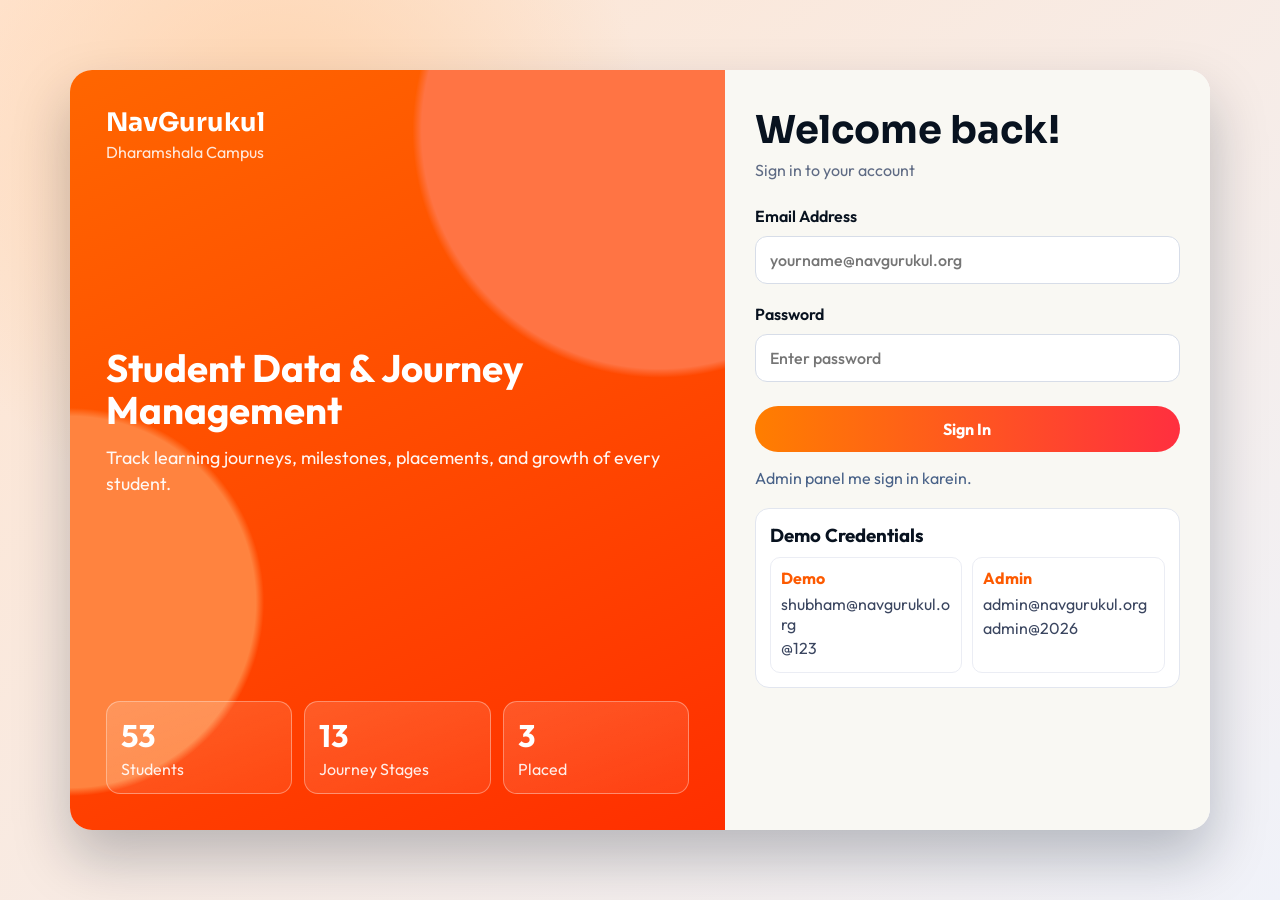
<file: index.html>
<!DOCTYPE html>
<html lang="en">
<head>
  <meta charset="UTF-8" />
  <meta name="viewport" content="width=device-width, initial-scale=1.0" />
  <title>NavGurukul Student Admin Panel</title>

  
  <link rel="preconnect" href="https://fonts.googleapis.com" />
  <link rel="preconnect" href="https://fonts.gstatic.com" crossorigin />
  <link href="https://fonts.googleapis.com/css2?family=Outfit:wght@400;500;700&family=Sora:wght@600;700&display=swap" rel="stylesheet" />
  <link rel="stylesheet" href="login.css" />
</head>
<body>
  <main class="login-shell">
    <section class="hero-pane" aria-label="Brand section">
      <div class="brand-block">
        <h1>NavGurukul</h1>
        <p>Dharamshala Campus</p>
      </div>

      <div class="hero-content">
        <h2>Student Data &amp; Journey Management</h2>
        <p>Track learning journeys, milestones, placements, and growth of every student.</p>
      </div>

      <div class="stats-row" aria-label="Quick stats">
        <article class="stat-card">
          <strong>53</strong>
          <span>Students</span>
        </article>
        <article class="stat-card">
          <strong>13</strong>
          <span>Journey Stages</span>
        </article>
        <article class="stat-card">
          <strong>3</strong>
          <span>Placed</span>
        </article>
      </div>
    </section>

    <section class="form-pane" aria-label="Login section">
      <header>
        <h2>Welcome back!</h2>
        <p>Sign in to your account</p>
      </header>

      <form id="loginForm" novalidate>
        <label for="email">Email Address</label>
        <input id="email" name="email" type="email" placeholder="yourname@navgurukul.org" autocomplete="username" required />

        <label for="password">Password</label>
        <input id="password" name="password" type="password" placeholder="Enter password" autocomplete="current-password" required />

        <button id="loginBtn" type="submit">Sign In</button>
      </form>

      <p id="statusMessage" class="status" aria-live="polite">Admin panel me sign in karein.</p>

      <section class="demo-box" aria-label="Demo credentials">
        <h3>Demo Credentials</h3>
        <div class="cred-grid">
          <div>
            <h4>Demo</h4>
            <p>shubham@navgurukul.org</p>
            <p>@123</p>
          </div>
          <div>
            <h4>Admin</h4>
            <p>admin@navgurukul.org</p>
            <p>admin@2026</p>
          </div>
        </div>
      </section>
    </section>
  </main>

  <script src="student-data.js"></script>
  <script src="login.js"></script>
</body>
</html>
</file>
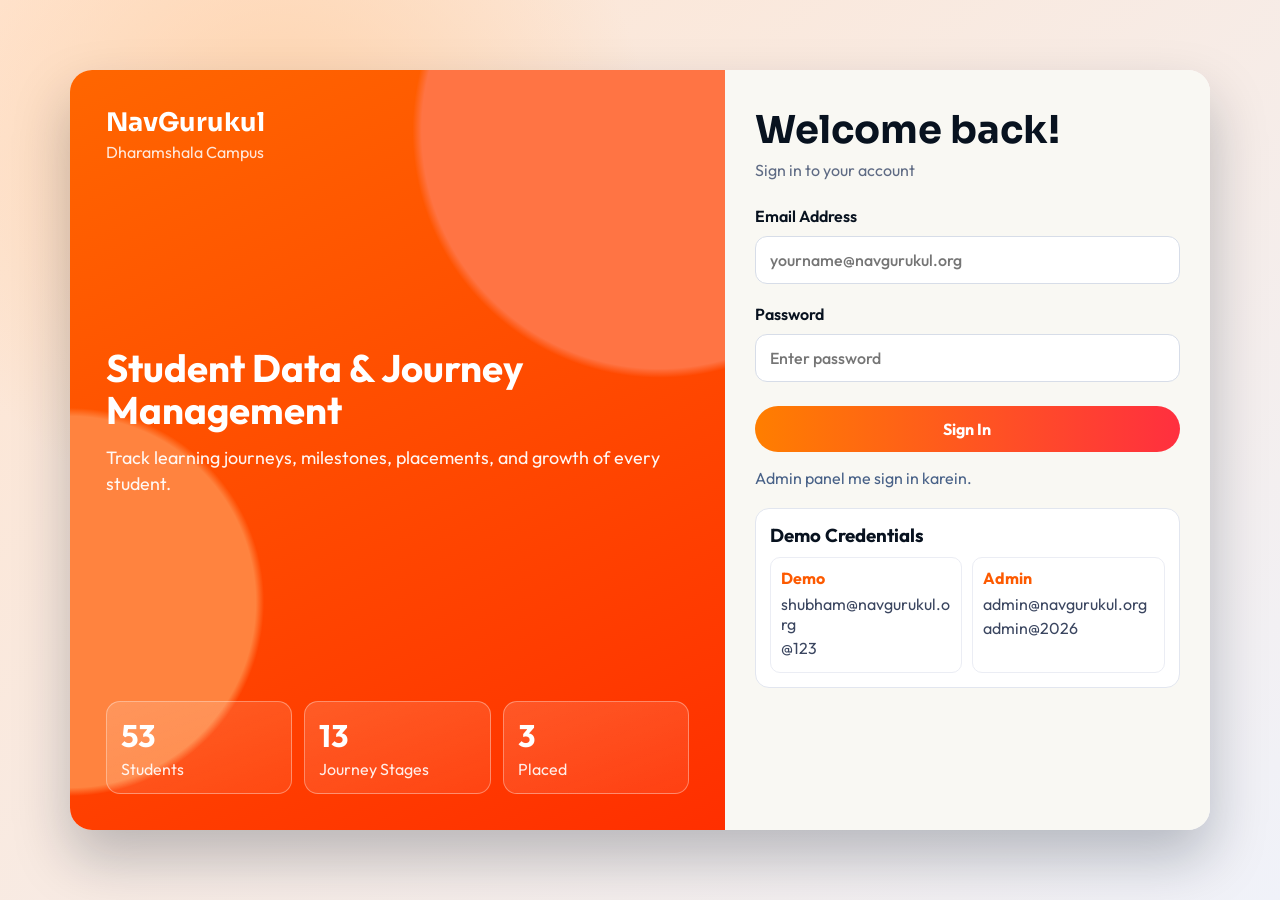
<file: admin-portal.html>
<!DOCTYPE html>
<html lang="en">
<head>
  <meta charset="UTF-8" />
  <meta name="viewport" content="width=device-width, initial-scale=1.0" />
  <title>NavGurukul Student Admin Panel</title>
  <link rel="preconnect" href="https://fonts.googleapis.com" />
  <link rel="preconnect" href="https://fonts.gstatic.com" crossorigin />
  <link href="https://fonts.googleapis.com/css2?family=Outfit:wght@400;500;600;700&display=swap" rel="stylesheet" />
  <link rel="stylesheet" href="admin-portal.css" />
</head>
<body>
  <div class="admin-layout">
    <aside class="admin-sidebar">
      <header class="admin-logo">
        <h1>NavGurukul</h1>
        <p>Dharamshala Campus</p>
      </header>

      <nav class="admin-nav">
        <p class="nav-group-title">Students</p>
        <a href="#" class="nav-link active" data-section="dashboard">📊 Student Overview</a>
        <a href="#" class="nav-link" data-section="students">👥 Student List</a>
        <a href="#" class="nav-link" data-section="profile">🧑‍🎓 Student Profile</a>

        <p class="nav-group-title">Journey</p>
        <a href="#" class="nav-link" data-section="journey">🛤️ Learning Journey</a>
        <a href="#" class="nav-link" data-section="stages">🧭 Journey Stages</a>
        <a href="#" class="nav-link" data-section="milestones">🏁 Milestones</a>

        <p class="nav-group-title">Performance</p>
        <a href="#" class="nav-link" data-section="skills">📚 Skills &amp; Progress</a>
        <a href="#" class="nav-link" data-section="attendance">🗓️ Attendance</a>
        <a href="#" class="nav-link" data-section="projects">💼 Projects</a>
        <a href="#" class="nav-link" data-section="placement">🎓 Placement Status</a>
        <a href="#" class="nav-link" data-section="growth">📈 Growth &amp; Performance</a>

        <p class="nav-group-title">Manage</p>
        <a href="#" class="nav-link" data-section="add-student">➕ Add Student</a>
        <a href="#" class="nav-link" data-section="settings">⚙️ Settings</a>

        <p class="nav-group-title">Trackers</p>
        <a href="leave-dashboard.html" class="nav-link nav-link-route">🗓️ Leave Dashboard</a>
        <a href="phase-movement-dashboard.html" class="nav-link nav-link-route">🧭 Phase Dashboard</a>
        <a href="progress-evaluator.html" class="nav-link nav-link-route">🎯 Progress Evaluator</a>
      </nav>

      <footer class="admin-footer">
        <button id="adminLogoutBtn" class="logout-btn">🚪 Logout</button>
      </footer>
    </aside>

    <main class="admin-main">
      <header class="admin-topbar">
        <button id="sidebarToggle" class="sidebar-toggle" type="button" aria-label="Toggle navigation">☰</button>
        <div class="topbar-brand">
          <strong>NavGurukul Student Admin Panel</strong>
          <span>Student Data &amp; Journey Management · Dharamshala Campus</span>
        </div>
        <p id="adminEmail" class="user-info">Loading...</p>
      </header>

      <!-- Student Overview Section -->
      <section id="dashboard" class="admin-section active">
        <header class="section-header">
          <h1>Student Overview</h1>
        </header>

        <div class="dashboard-grid">
          <div class="dashboard-card orange">
            <div class="card-number" id="totalStudents">0</div>
            <div class="card-label">Students</div>
          </div>
          <div class="dashboard-card blue">
            <div class="card-number" id="journeyStageCount">0</div>
            <div class="card-label">Journey Stages</div>
          </div>
          <div class="dashboard-card green">
            <div class="card-number" id="placedStudents">0</div>
            <div class="card-label">Placed</div>
          </div>
          <div class="dashboard-card purple">
            <div class="card-number" id="atRiskStudents">0</div>
            <div class="card-label">At Risk</div>
          </div>
        </div>

        <div class="dashboard-grid">
          <div class="dashboard-card green">
            <div class="card-number" id="activeStudents">0</div>
            <div class="card-label">Active Students</div>
          </div>
          <div class="dashboard-card orange">
            <div class="card-number" id="avgJourneyProgress">0%</div>
            <div class="card-label">Avg Journey Progress</div>
          </div>
          <div class="dashboard-card blue">
            <div class="card-number" id="avgAttendance">0%</div>
            <div class="card-label">Avg Attendance</div>
          </div>
          <div class="dashboard-card purple">
            <div class="card-number" id="avgScore">0</div>
            <div class="card-label">Avg Score</div>
          </div>
        </div>

        <div class="panel-grid">
          <article class="panel-card">
            <h3>Students per Journey Stage</h3>
            <div id="stageDistribution" class="bar-list"></div>
          </article>
          <article class="panel-card">
            <h3>Needs Attention</h3>
            <div id="needsAttentionList" class="mini-list"></div>
          </article>
        </div>

        <div class="dashboard-actions">
          <button class="action-btn view-btn" onclick="switchSection('students')">👥 View Student List</button>
          <button class="action-btn add-btn" onclick="switchSection('add-student')">➕ Add New Student</button>
          <a class="action-btn tracker-btn" href="leave-dashboard.html">🗓️ Open Leave Dashboard</a>
          <a class="action-btn tracker-btn" href="phase-movement-dashboard.html">🧭 Open Phase Dashboard</a>
        </div>
      </section>

      <!-- Student List Section -->
      <section id="students" class="admin-section">
        <header class="section-header">
          <h1>Student List</h1>
          <input type="search" id="searchInput" class="search-input" placeholder="Search by name or email..." />
        </header>

        <div class="filter-bar">
          <label>
            Journey Stage
            <select id="stageFilter"><option value="">All stages</option></select>
          </label>
          <label>
            Status
            <select id="statusFilter">
              <option value="">All statuses</option>
              <option value="Active">Active</option>
              <option value="Pending">Pending</option>
              <option value="At Risk">At Risk</option>
              <option value="Placed">Placed</option>
            </select>
          </label>
          <label>
            Placement
            <select id="placementFilter">
              <option value="">All placement states</option>
              <option value="Placed">Placed</option>
              <option value="Interviewing">Interviewing</option>
              <option value="Preparing">Preparing</option>
            </select>
          </label>
          <button id="resetFiltersBtn" class="btn-secondary" type="button">Reset</button>
          <p id="studentCountLabel" class="count-label"></p>
        </div>

        <div class="students-table-container">
          <table class="students-table">
            <thead>
              <tr>
                <th>Name</th>
                <th>Email</th>
                <th>Journey Stage</th>
                <th>Status</th>
                <th>Journey %</th>
                <th>Milestones</th>
                <th>Attendance</th>
                <th>Placement</th>
                <th>Score</th>
                <th>Actions</th>
              </tr>
            </thead>
            <tbody id="studentsTableBody">
              <!-- Populated by JS -->
            </tbody>
          </table>
        </div>
      </section>

      <!-- Student Profile Section -->
      <section id="profile" class="admin-section">
        <header class="section-header">
          <h1>Student Profile</h1>
          <select id="profileSelect" class="search-input"></select>
        </header>
        <div id="profileContent"></div>
      </section>

      <!-- Learning Journey Section -->
      <section id="journey" class="admin-section">
        <header class="section-header">
          <h1>Learning Journey</h1>
        </header>
        <div id="journeyContent"></div>
      </section>

      <!-- Journey Stages Section -->
      <section id="stages" class="admin-section">
        <header class="section-header">
          <h1>Journey Stages</h1>
        </header>
        <div id="stagesContent"></div>
      </section>

      <!-- Milestones Section -->
      <section id="milestones" class="admin-section">
        <header class="section-header">
          <h1>Milestones</h1>
        </header>
        <div id="milestonesContent"></div>
      </section>

      <!-- Skills & Progress Section -->
      <section id="skills" class="admin-section">
        <header class="section-header">
          <h1>Skills &amp; Progress</h1>
        </header>
        <div id="skillsContent"></div>
      </section>

      <!-- Attendance Section -->
      <section id="attendance" class="admin-section">
        <header class="section-header">
          <h1>Attendance</h1>
        </header>
        <div id="attendanceContent"></div>
      </section>

      <!-- Projects Section -->
      <section id="projects" class="admin-section">
        <header class="section-header">
          <h1>Projects</h1>
        </header>
        <div id="projectsContent"></div>
      </section>

      <!-- Placement Status Section -->
      <section id="placement" class="admin-section">
        <header class="section-header">
          <h1>Placement Status</h1>
        </header>
        <div id="placementContent"></div>
      </section>

      <!-- Growth & Performance Section -->
      <section id="growth" class="admin-section">
        <header class="section-header">
          <h1>Growth &amp; Performance</h1>
        </header>
        <div id="growthContent"></div>
      </section>

      <!-- Add Student Section -->
      <section id="add-student" class="admin-section">
        <header class="section-header">
          <h1>Add New Student</h1>
        </header>

        <div class="form-container">
          <form id="addStudentForm" class="student-form">
            <div class="form-group">
              <label for="studentName">Full Name *</label>
              <input id="studentName" type="text" required placeholder="Student full name" />
            </div>

            <div class="form-group">
              <label for="studentEmail">Email Address *</label>
              <input id="studentEmail" type="email" required placeholder="student@navgurukul.org" />
            </div>

            <div class="form-group">
              <label for="studentPassword">Password *</label>
              <input id="studentPassword" type="password" required placeholder="Set password" />
            </div>

            <div class="form-group">
              <label for="studentStage">Journey Stage *</label>
              <select id="studentStage" required></select>
            </div>

            <div class="form-group">
              <label for="studentPhase">Learning Phase (auto from phase days)</label>
              <input id="studentPhase" type="text" readonly />
            </div>

            <div class="form-group">
              <label for="studentStatus">Status *</label>
              <select id="studentStatus" required>
                <option value="">Select Status</option>
                <option value="Active">Active</option>
                <option value="Pending">Pending</option>
                <option value="At Risk">At Risk</option>
                <option value="Placed">Placed</option>
              </select>
            </div>

            <div class="form-row">
              <div class="form-group">
                <label for="studentOJT">OJT Progress (%) </label>
                <input id="studentOJT" type="number" min="0" max="100" value="0" placeholder="0" />
              </div>
              <div class="form-group">
                <label for="studentMilestone">Milestone (%)</label>
                <input id="studentMilestone" type="number" min="0" max="100" value="0" placeholder="0" />
              </div>
            </div>

            <div class="form-group">
              <label for="studentScore">Score</label>
              <input id="studentScore" type="number" min="0" max="5" step="0.1" value="0" placeholder="0.0" />
            </div>

            <div class="form-row">
              <div class="form-group">
                <label for="studentHtmlHours">HTML Hours</label>
                <input id="studentHtmlHours" type="number" min="0" step="0.5" value="0" placeholder="0" />
              </div>
              <div class="form-group">
                <label for="studentCssHours">CSS Hours</label>
                <input id="studentCssHours" type="number" min="0" step="0.5" value="0" placeholder="0" />
              </div>
            </div>

            <div class="form-row">
              <div class="form-group">
                <label for="studentJsHours">JavaScript Hours</label>
                <input id="studentJsHours" type="number" min="0" step="0.5" value="0" placeholder="0" />
              </div>
              <div class="form-group">
                <label for="studentPhaseDays">Phase Days</label>
                <input id="studentPhaseDays" type="number" min="0" step="1" value="0" placeholder="0" />
              </div>
            </div>

            <div class="form-row">
              <div class="form-group">
                <label for="studentLeaveDays">Leave Days</label>
                <input id="studentLeaveDays" type="number" min="0" step="1" value="0" placeholder="0" />
              </div>
              <div class="form-group">
                <label for="studentAttendance">Days Present (of 120)</label>
                <input id="studentAttendance" type="number" min="0" max="120" step="1" value="0" placeholder="0" />
              </div>
            </div>

            <div class="form-actions">
              <button type="submit" class="btn-primary">Add Student</button>
              <button type="reset" class="btn-secondary">Clear</button>
            </div>

            <p id="formMessage" class="form-message"></p>
          </form>
        </div>
      </section>

      <!-- Settings Section -->
      <section id="settings" class="admin-section">
        <header class="section-header">
          <h1>Settings</h1>
        </header>

        <div class="settings-grid">
          <div class="settings-card">
            <h3>Backup & Restore</h3>
            <p>Download or restore student data</p>
            <button class="btn-primary" onclick="backupStudentData()">📥 Download Backup</button>
            <button class="btn-secondary" onclick="document.getElementById('restoreFile').click()">📤 Restore Backup</button>
            <input type="file" id="restoreFile" style="display: none;" />
          </div>

          <div class="settings-card">
            <h3>Reset Data</h3>
            <p>Warning: this restores the campus seed data and drops local edits</p>
            <button class="btn-danger" onclick="resetCustomStudents()">🗑️ Reset Student Data</button>
          </div>
        </div>
      </section>
    </main>
  </div>

  <script src="student-data.js"></script>
  <script src="admin-portal.js"></script>
  <script src="admin-views.js"></script>
</body>
</html>
</file>
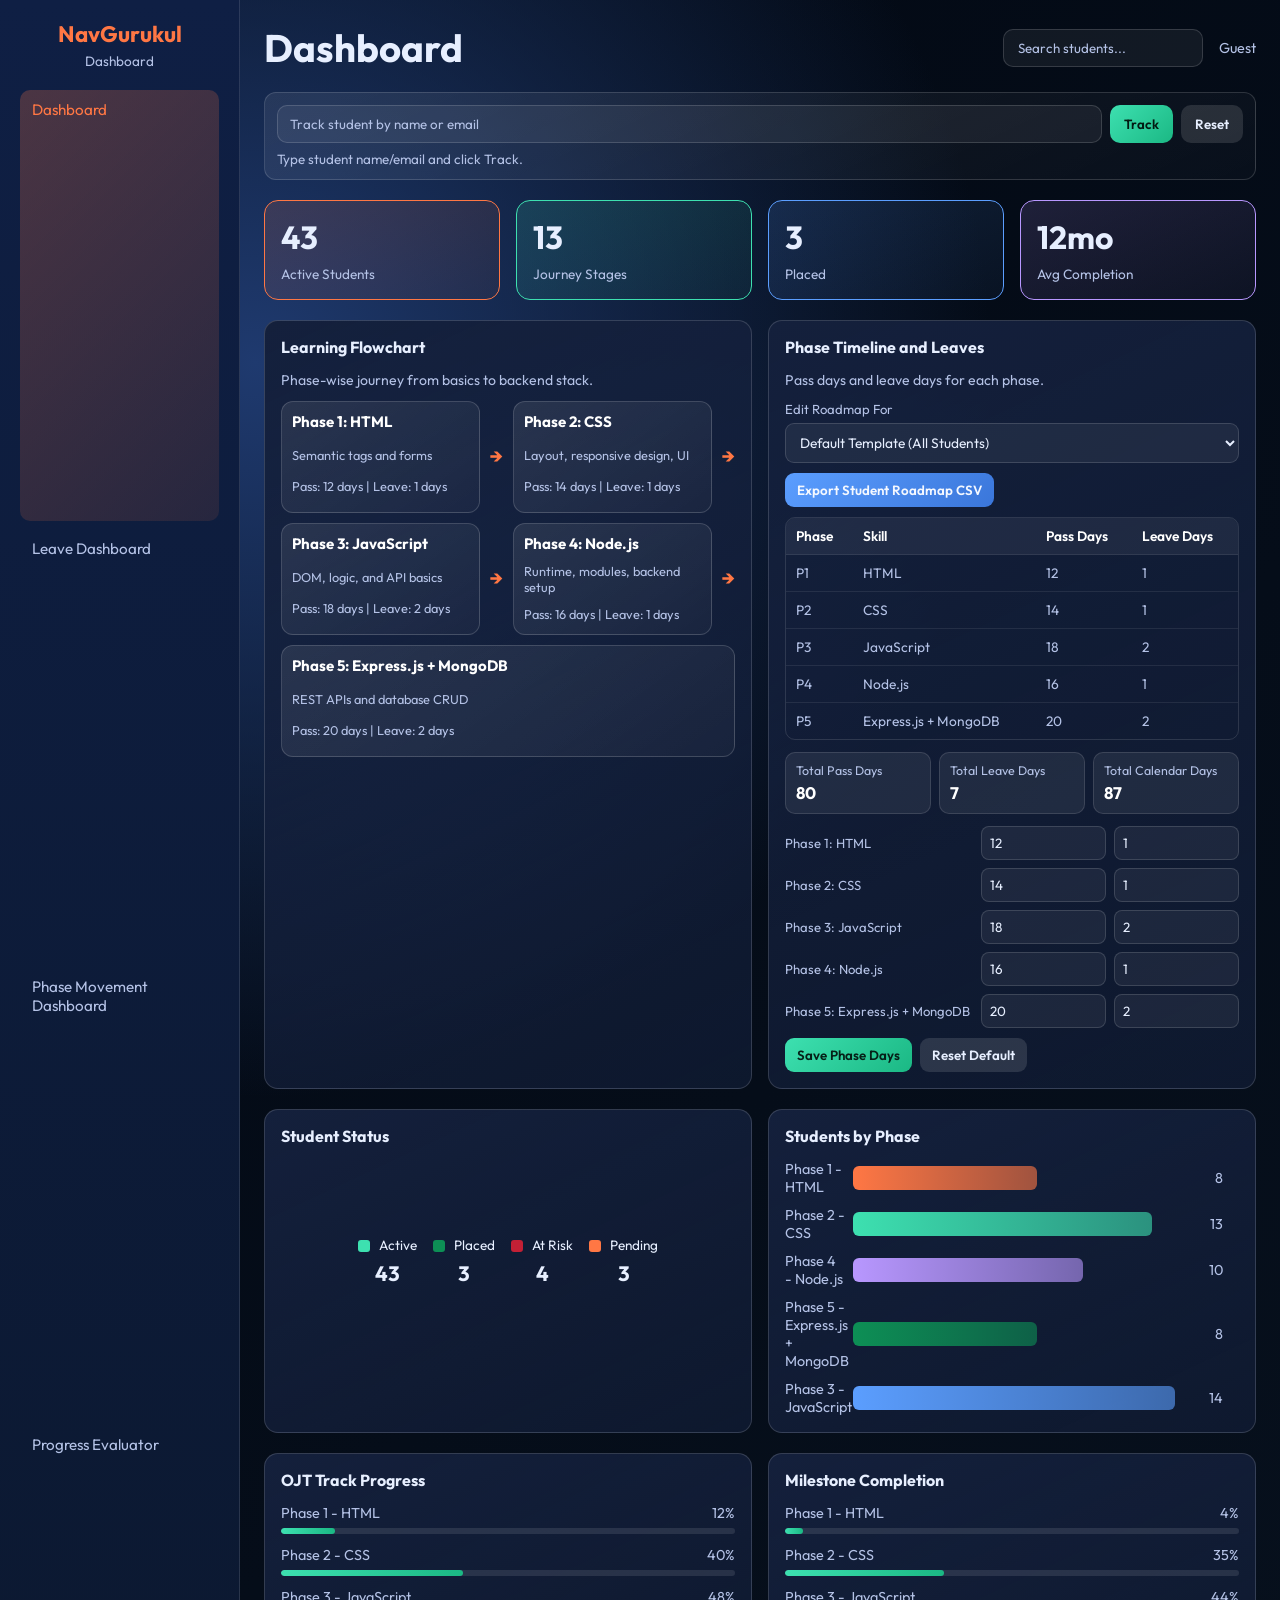
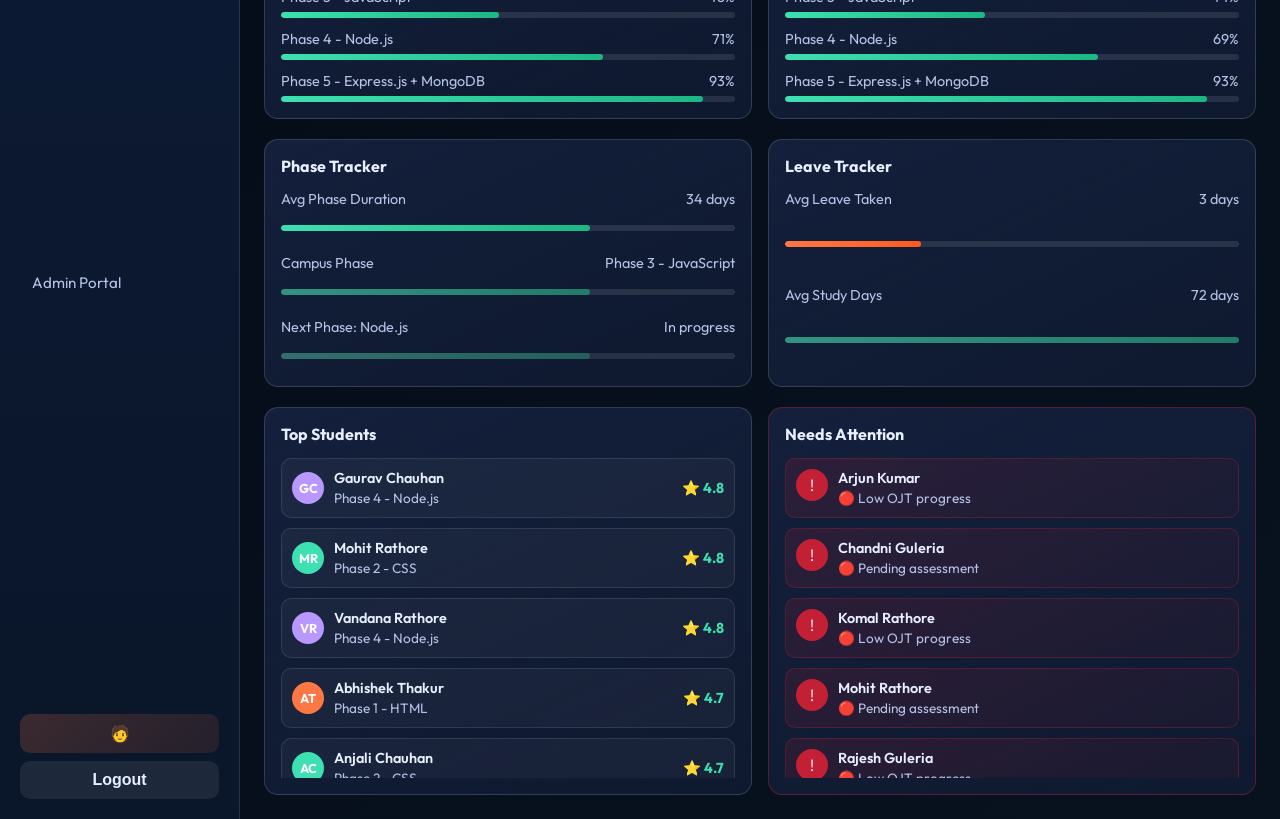
<file: dashboard.html>
<!DOCTYPE html>
<html lang="en">
<head>
  <meta charset="UTF-8" />
  <meta name="viewport" content="width=device-width, initial-scale=1.0" />
  <title>Student Dashboard</title>
  <link rel="preconnect" href="https://fonts.googleapis.com" />
  <link rel="preconnect" href="https://fonts.gstatic.com" crossorigin />
  <link href="https://fonts.googleapis.com/css2?family=Outfit:wght@400;500;600;700&display=swap" rel="stylesheet" />
  <link rel="stylesheet" href="dashboard.css" />
</head>
<body>
  <div class="layout">
    <aside class="sidebar">
      <header class="logo-header">
        <h1>NavGurukul</h1>
        <p>Dashboard</p>
      </header>



      

      <nav class="sidebar-nav">
        <a href="dashboard.html" class="nav-item active">Dashboard</a>
        <a href="leave-dashboard.html" class="nav-item">Leave Dashboard</a>
        <a href="phase-movement-dashboard.html" class="nav-item">Phase Movement Dashboard</a>
        <a href="progress-evaluator.html" class="nav-item">Progress Evaluator</a>
        <a href="admin-portal.html" class="nav-item">Admin Portal</a>
      </nav>

      <footer class="sidebar-footer">
        <button id="userBtn" class="user-btn">🧑</button>
        <button id="logoutBtn" class="logout-btn">Logout</button>
      </footer>
    </aside>

    <main class="dashboard">
      <header class="dash-header">
        <h1>Dashboard</h1>
        <div class="header-right">
          <input type="search" placeholder="Search students..." class="search-box" />
          <p id="userEmail" class="user-email">Loading...</p>
        </div>
      </header>

      <section id="studentTrackerControls" class="tracker-controls">
        <div class="tracker-search-row">
          <input id="trackStudentInput" type="search" class="tracker-search-input" list="studentSuggestions" placeholder="Track student by name or email" />
          <datalist id="studentSuggestions"></datalist>
          <button id="trackStudentBtn" class="tracker-btn" type="button">Track</button>
          <button id="clearTrackBtn" class="tracker-btn clear" type="button">Reset</button>
        </div>
        <p id="trackStatus" class="tracker-status">Type student name/email and click Track.</p>
      </section>

      <section class="stats-grid" id="statsContainer"></section>

      <section class="roadmap-grid">
        <article class="chart-card roadmap-card">
          <h3>Learning Flowchart</h3>
          <p class="roadmap-subtitle">Phase-wise journey from basics to backend stack.</p>
          <div id="learningFlowchart" class="flowchart-wrap"></div>
        </article>

        <article class="chart-card roadmap-card">
          <h3>Phase Timeline and Leaves</h3>
          <p class="roadmap-subtitle">Pass days and leave days for each phase.</p>
          <div id="roadmapTargetControls" class="roadmap-target-controls"></div>
          <div class="roadmap-export">
            <button id="exportRoadmapCsvBtn" class="roadmap-btn export" type="button">Export Student Roadmap CSV</button>
          </div>
          <div id="phaseJourneyTable" class="journey-table-wrap"></div>
          <div id="journeySummary" class="journey-summary"></div>
          <div id="roadmapEditor" class="roadmap-editor"></div>
        </article>
      </section>

      <section class="charts-grid">
        <article class="chart-card">
          <h3>Student Status</h3>
          <div id="statusChart" class="pie-chart"></div>
        </article>

        <article class="chart-card">
          <h3>Students by Phase</h3>
          <div id="phaseChart" class="bar-chart"></div>
        </article>
      </section>

      <section class="two-col">
        <article class="chart-card">
          <h3>OJT Track Progress</h3>
          <div id="ojtChart" class="progress-chart"></div>
        </article>

        <article class="chart-card">
          <h3>Milestone Completion</h3>
          <div id="milestoneChart" class="progress-chart"></div>
        </article>
      </section>

      <section class="two-col">
        <article class="chart-card">
          <h3>Phase Tracker</h3>
          <div id="phaseTracker" class="progress-chart"></div>
        </article>

        <article class="chart-card">
          <h3>Leave Tracker</h3>
          <div id="leaveTracker" class="progress-chart"></div>
        </article>
      </section>

      <section class="two-col">
        <article class="chart-card">
          <h3>Top Students</h3>
          <div id="topStudents" class="student-list"></div>
        </article>

        <article class="chart-card needs-card">
          <h3>Needs Attention</h3>
          <div id="needsAttention" class="attention-list"></div>
        </article>
      </section>
    </main>
  </div>

  <script src="student-data.js"></script>
  <script src="dashboard.js"></script>
</body>
</html>
</file>
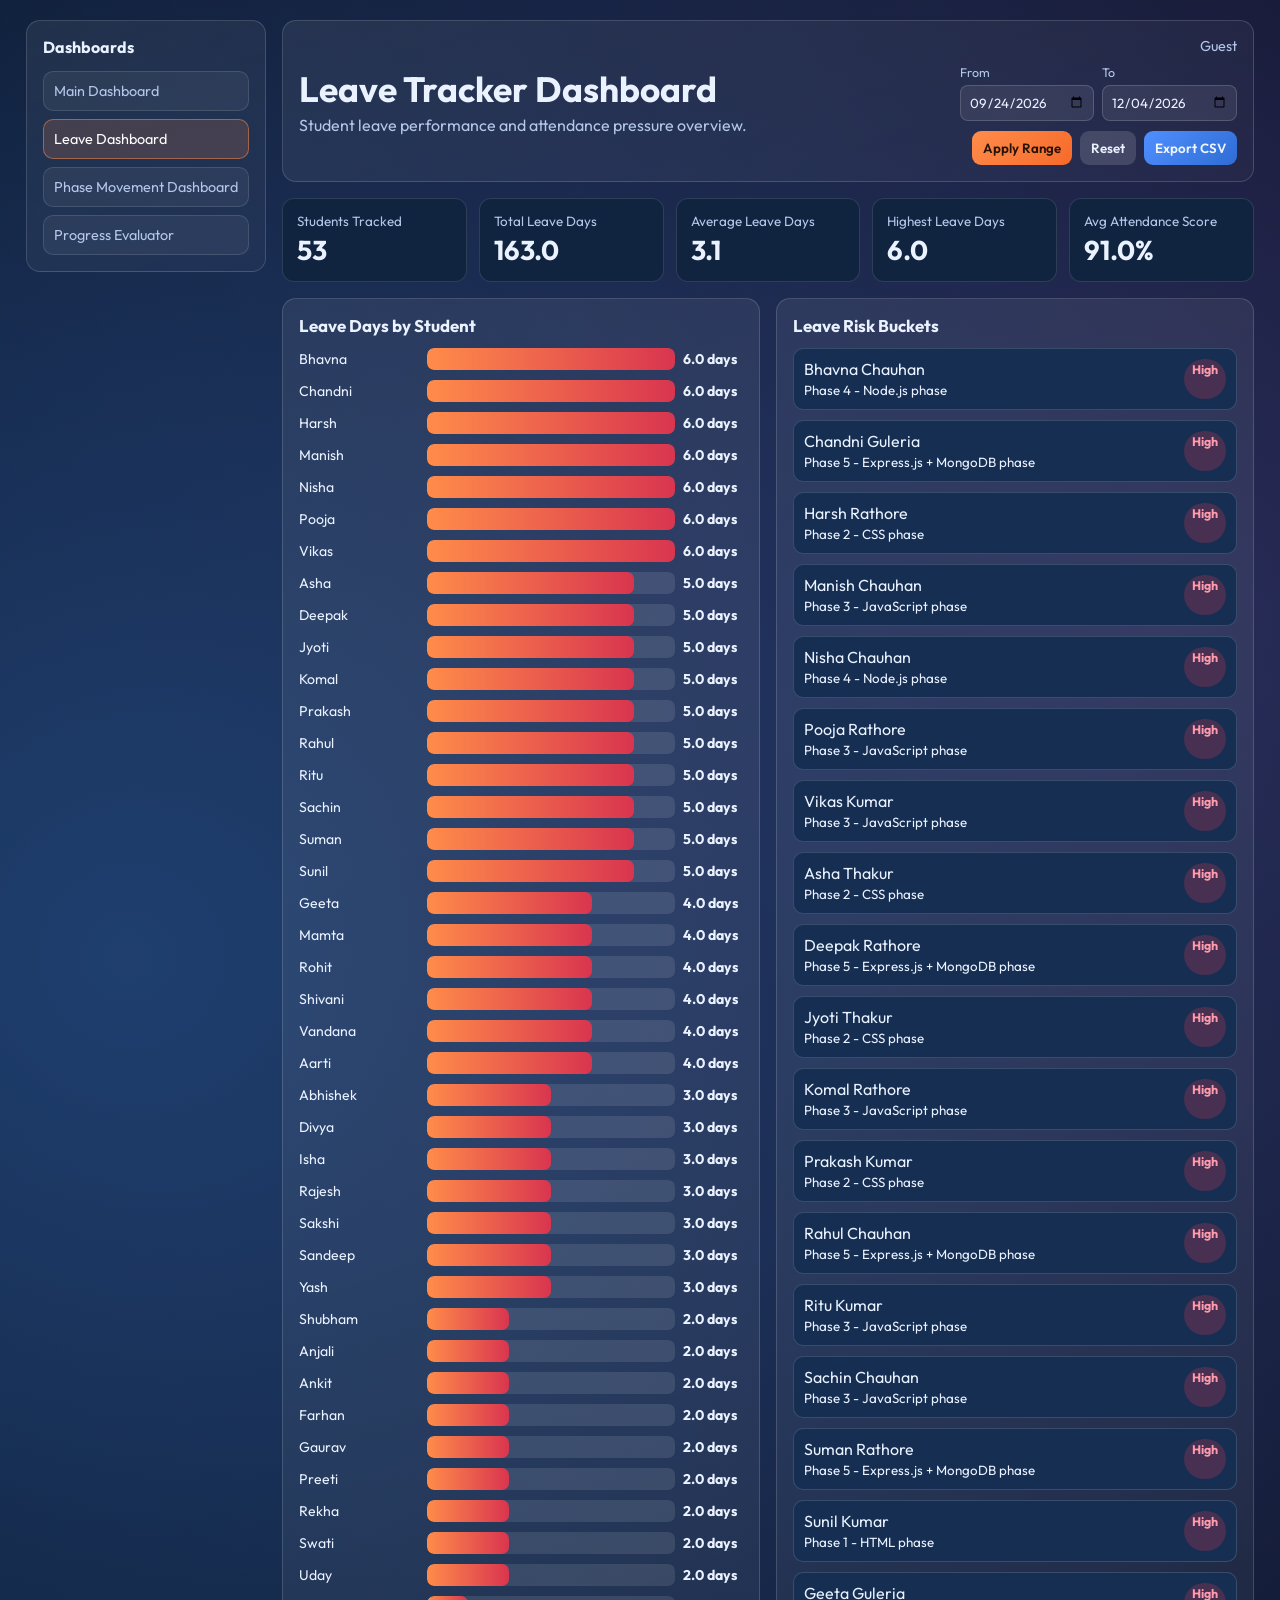
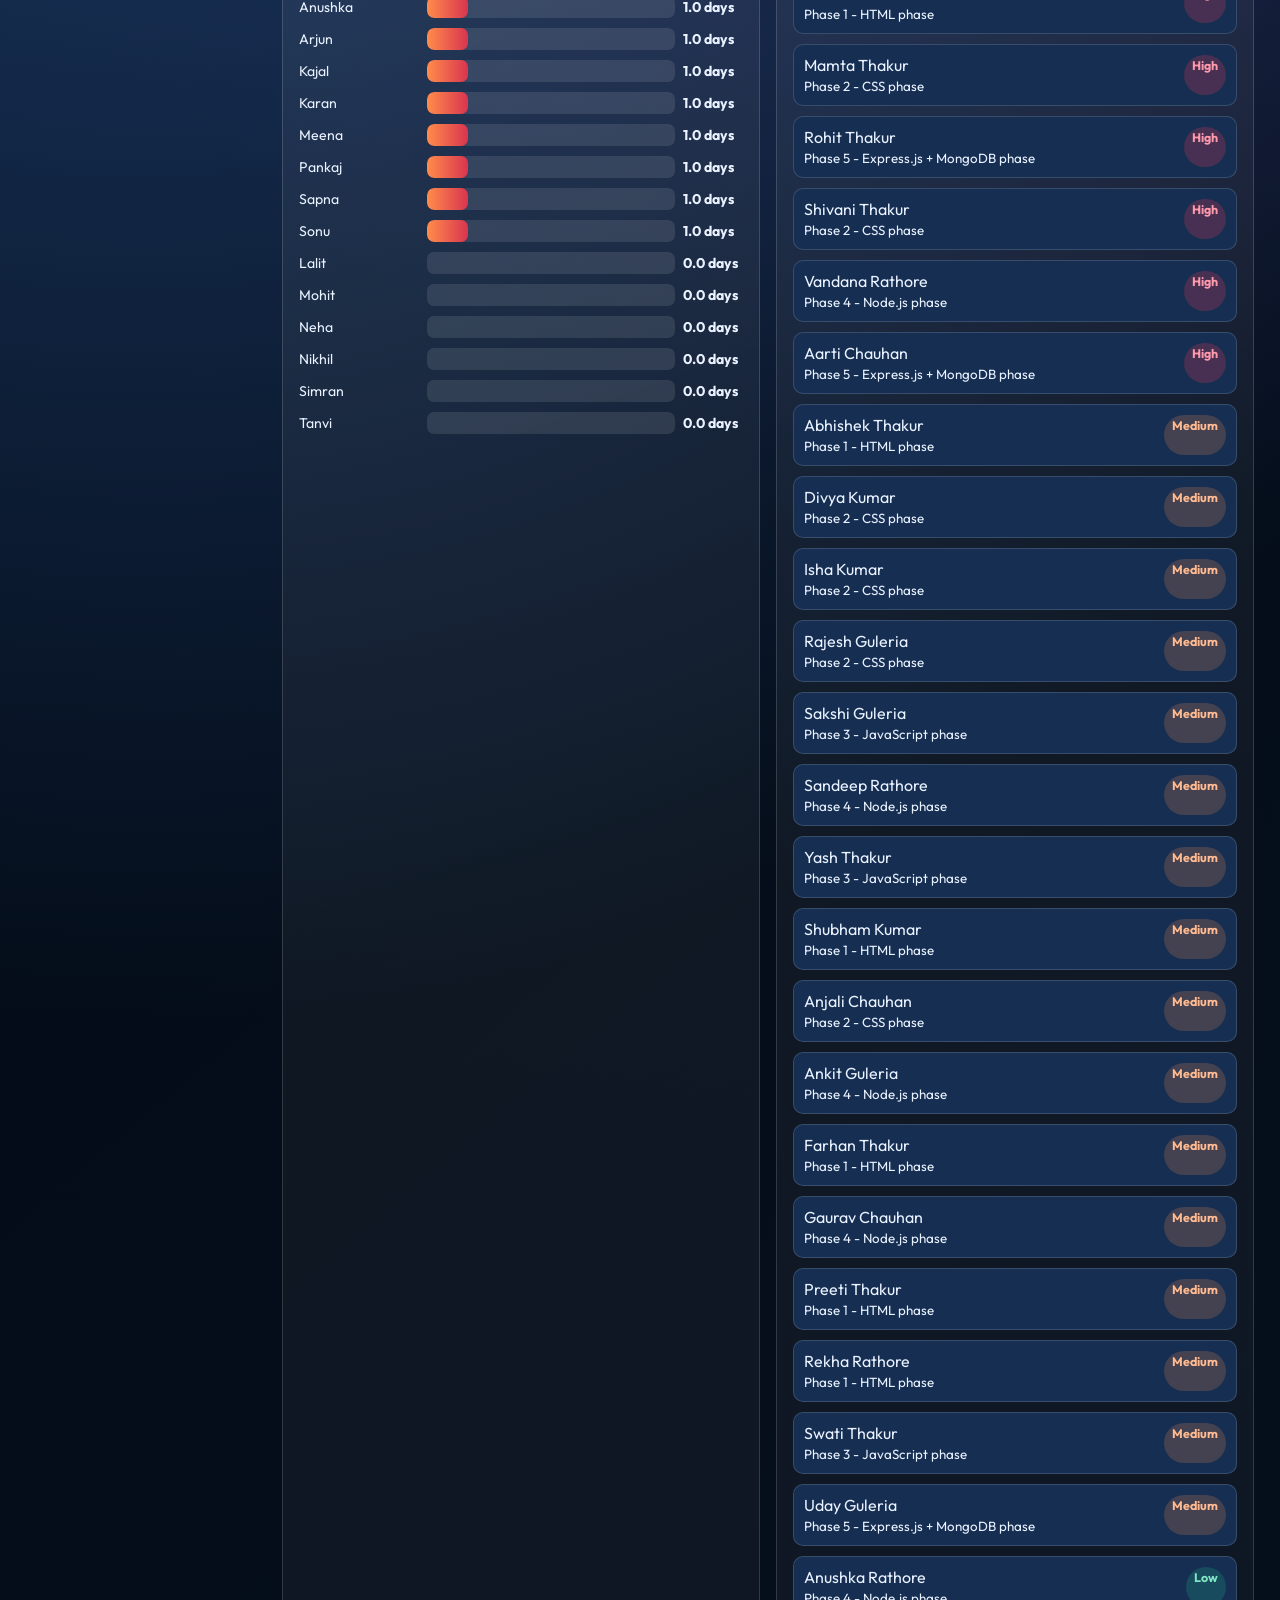
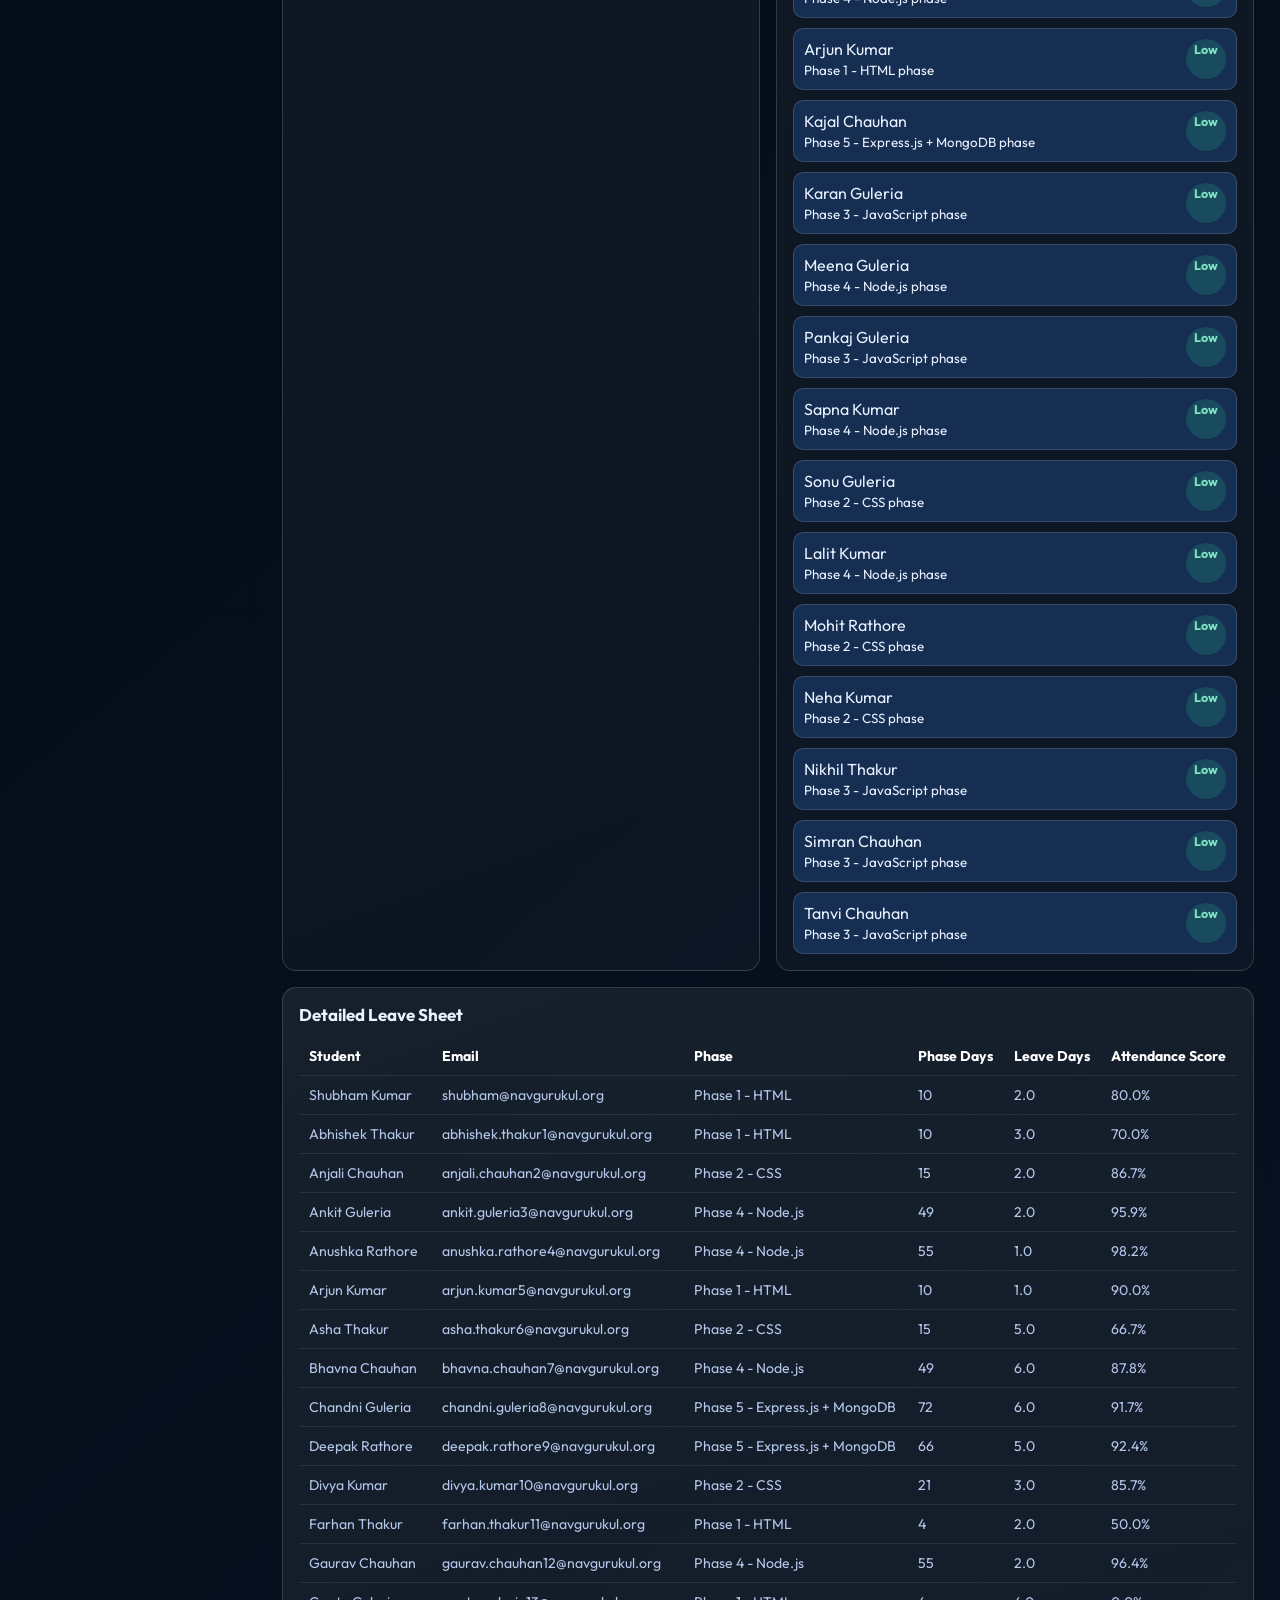
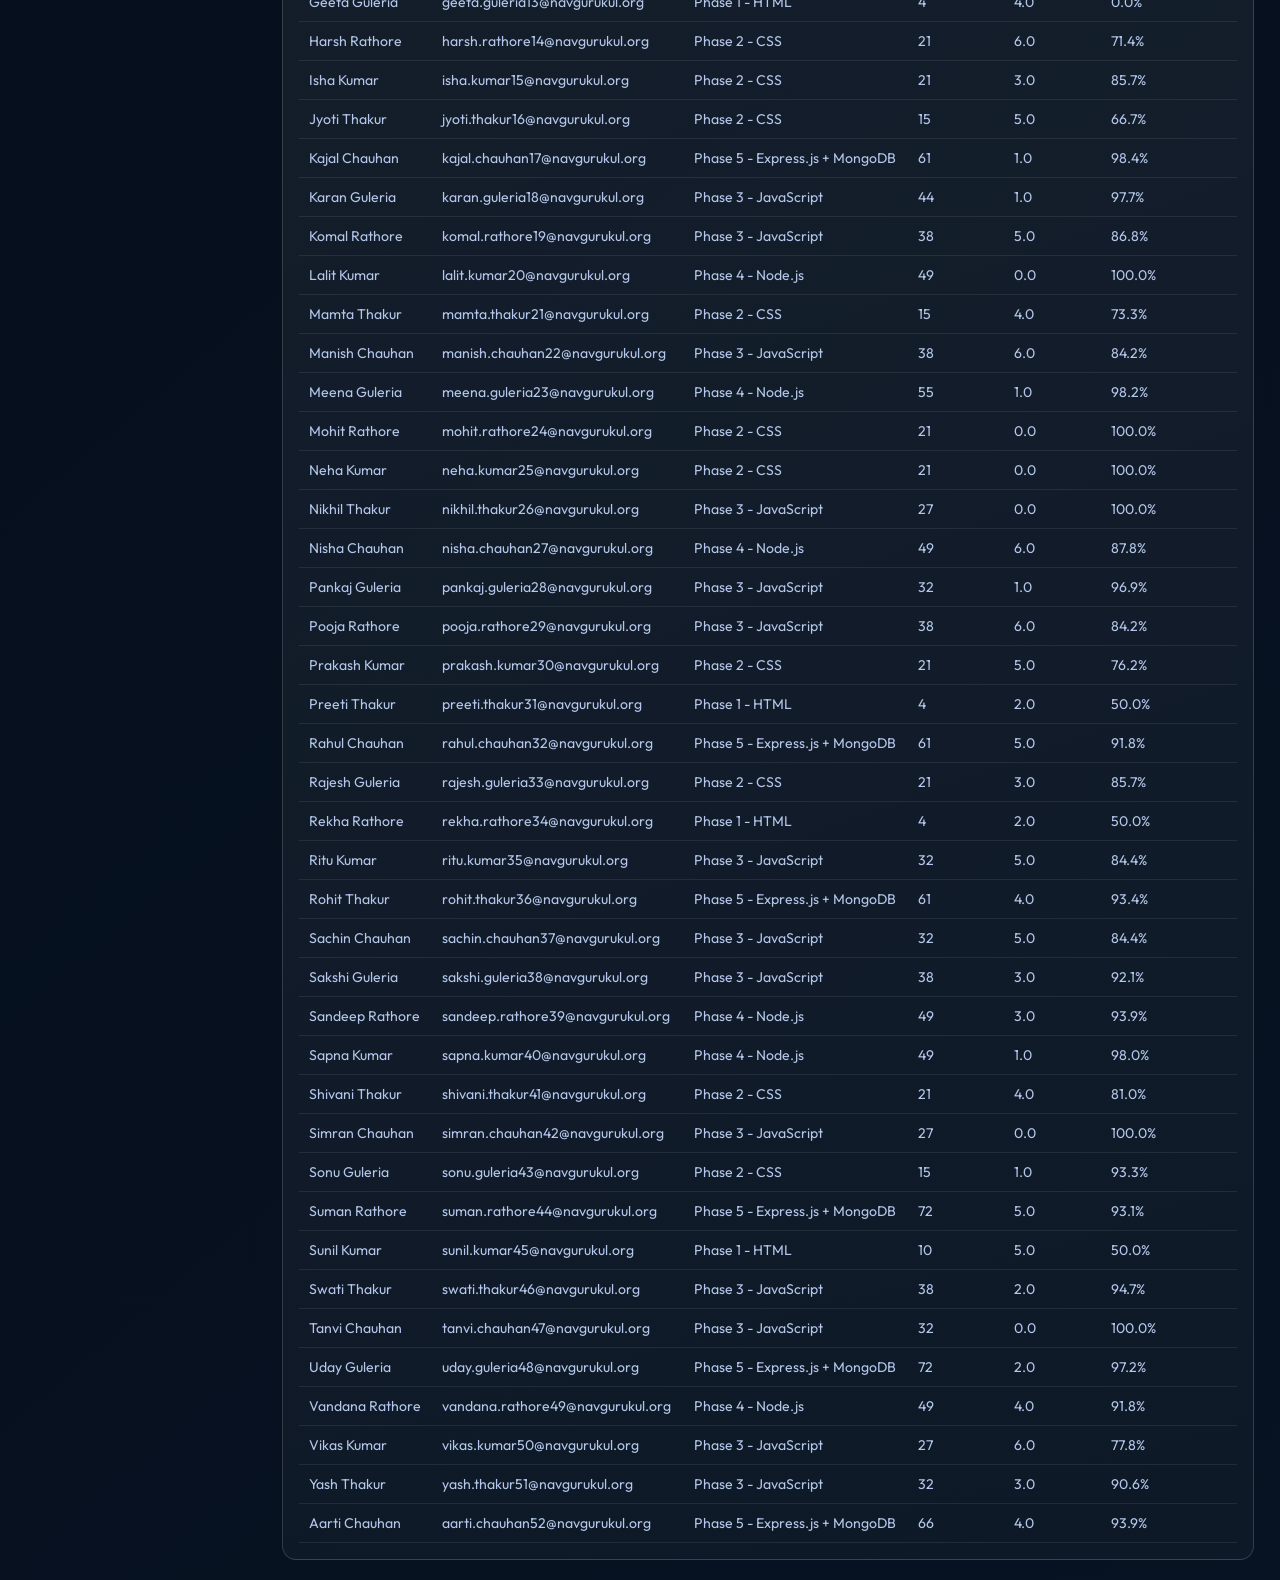
<file: leave-dashboard.html>
<!DOCTYPE html>
<html lang="en">
<head>
  <meta charset="UTF-8" />
  <meta name="viewport" content="width=device-width, initial-scale=1.0" />
  <title>Leave Tracker Dashboard</title>
  <link rel="preconnect" href="https://fonts.googleapis.com" />
  <link rel="preconnect" href="https://fonts.gstatic.com" crossorigin />
  <link href="https://fonts.googleapis.com/css2?family=Outfit:wght@400;500;600;700&display=swap" rel="stylesheet" />
  <link rel="stylesheet" href="leave-dashboard.css" />
</head>
<body>
  <div class="layout">
    <aside class="side-nav card">
      <h2>Dashboards</h2>
      <a href="dashboard.html" class="nav-link">Main Dashboard</a>
      <a href="leave-dashboard.html" class="nav-link active">Leave Dashboard</a>
      <a href="phase-movement-dashboard.html" class="nav-link">Phase Movement Dashboard</a>
      <a href="progress-evaluator.html" class="nav-link">Progress Evaluator</a>
    </aside>

    <main class="page-wrap">
      <header class="topbar card">
        <div>
          <h1>Leave Tracker Dashboard</h1>
          <p>Student leave performance and attendance pressure overview.</p>
        </div>
        <div class="topbar-actions">
          <p id="leaveUserEmail" class="user-email">Loading...</p>
          <div class="filter-row">
            <label>
              From
              <input id="leaveRangeFrom" type="date" />
            </label>
            <label>
              To
              <input id="leaveRangeTo" type="date" />
            </label>
          </div>
          <div class="filter-actions">
            <button id="leaveApplyBtn" class="btn-control" type="button">Apply Range</button>
            <button id="leaveResetBtn" class="btn-control muted" type="button">Reset</button>
            <button id="leaveExportCsvBtn" class="btn-control export" type="button">Export CSV</button>
          </div>
        </div>
      </header>

      <section id="leaveStats" class="stats-grid"></section>

      <section class="grid-two">
        <article class="card">
          <h2>Leave Days by Student</h2>
          <div id="leaveBars" class="bar-list"></div>
        </article>

        <article class="card">
          <h2>Leave Risk Buckets</h2>
          <div id="leaveRisk" class="risk-list"></div>
        </article>
      </section>

      <section class="card">
        <h2>Detailed Leave Sheet</h2>
        <div class="table-wrap">
          <table>
            <thead>
              <tr>
                <th>Student</th>
                <th>Email</th>
                <th>Phase</th>
                <th>Phase Days</th>
                <th>Leave Days</th>
                <th>Attendance Score</th>
              </tr>
            </thead>
            <tbody id="leaveTableBody"></tbody>
          </table>
        </div>
      </section>
    </main>
  </div>

  <script src="student-data.js"></script>
  <script src="leave-dashboard.js"></script>
</body>
</html>
</file>
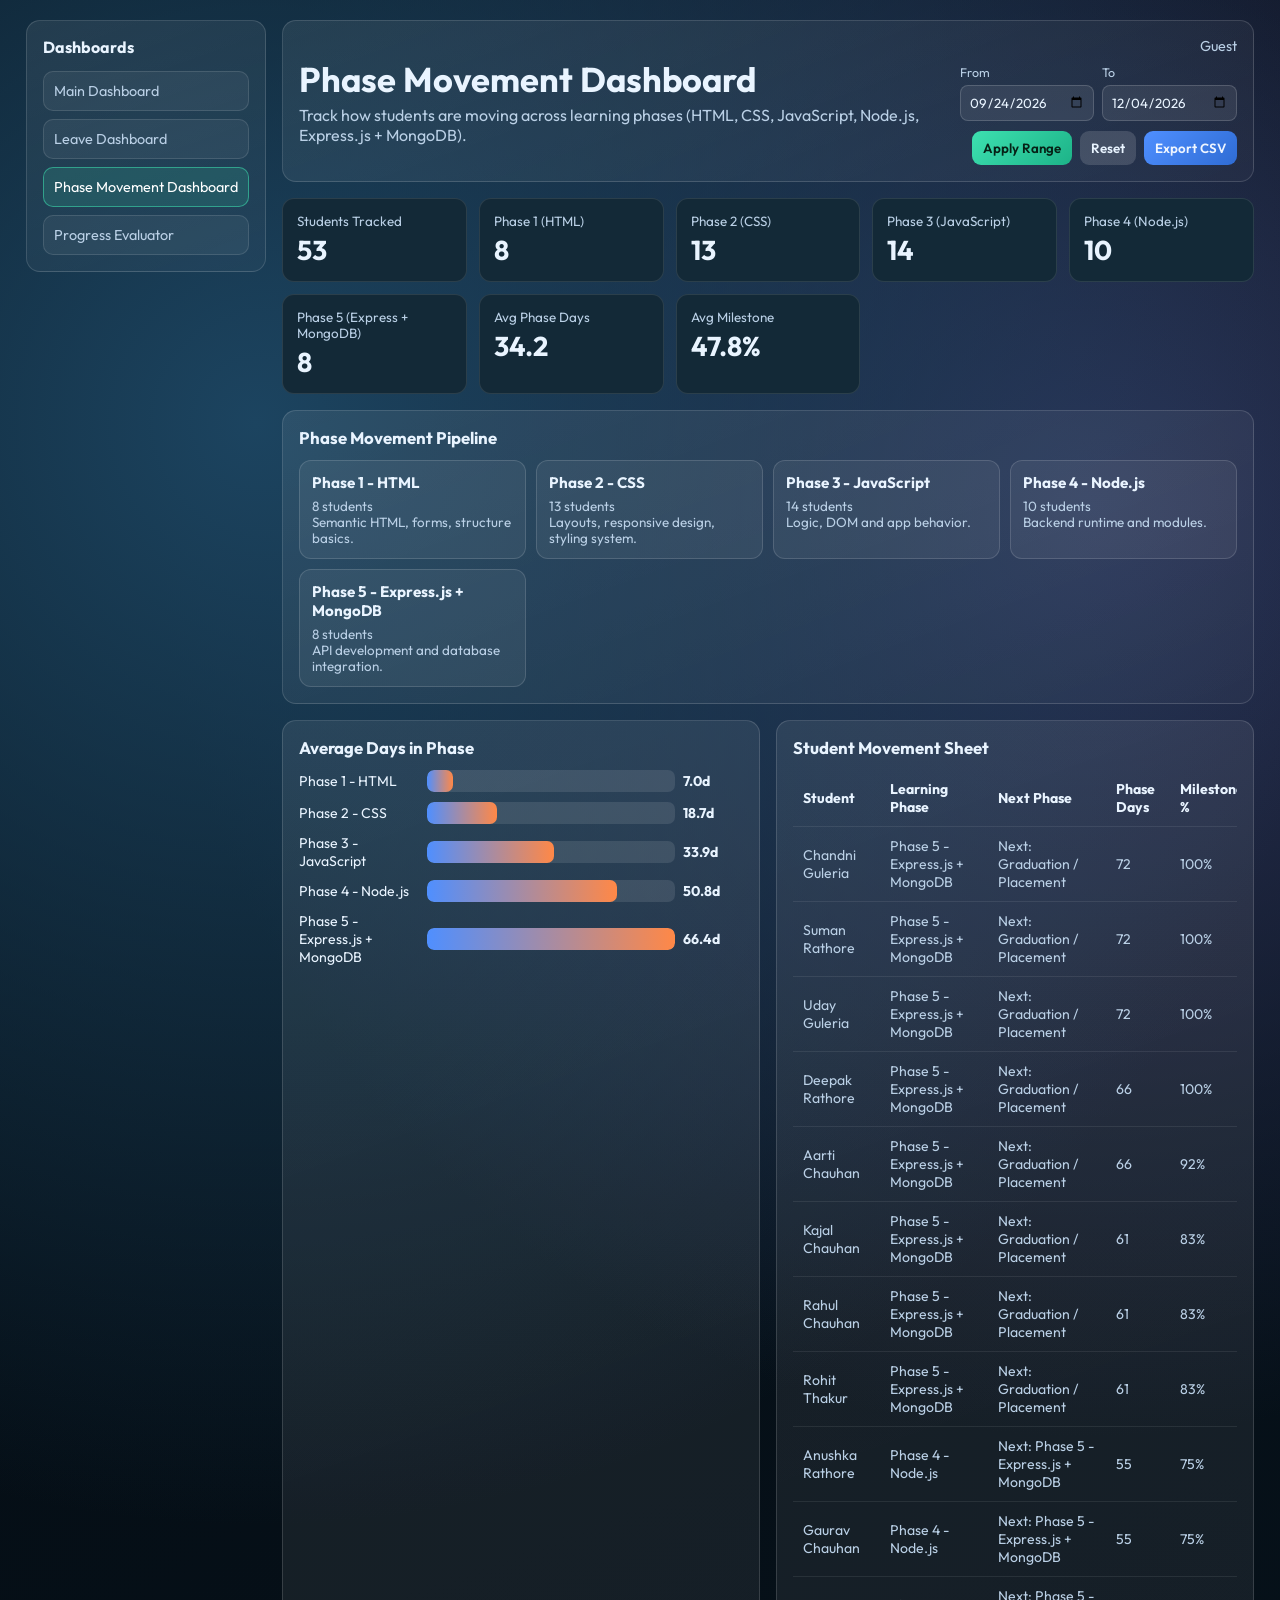
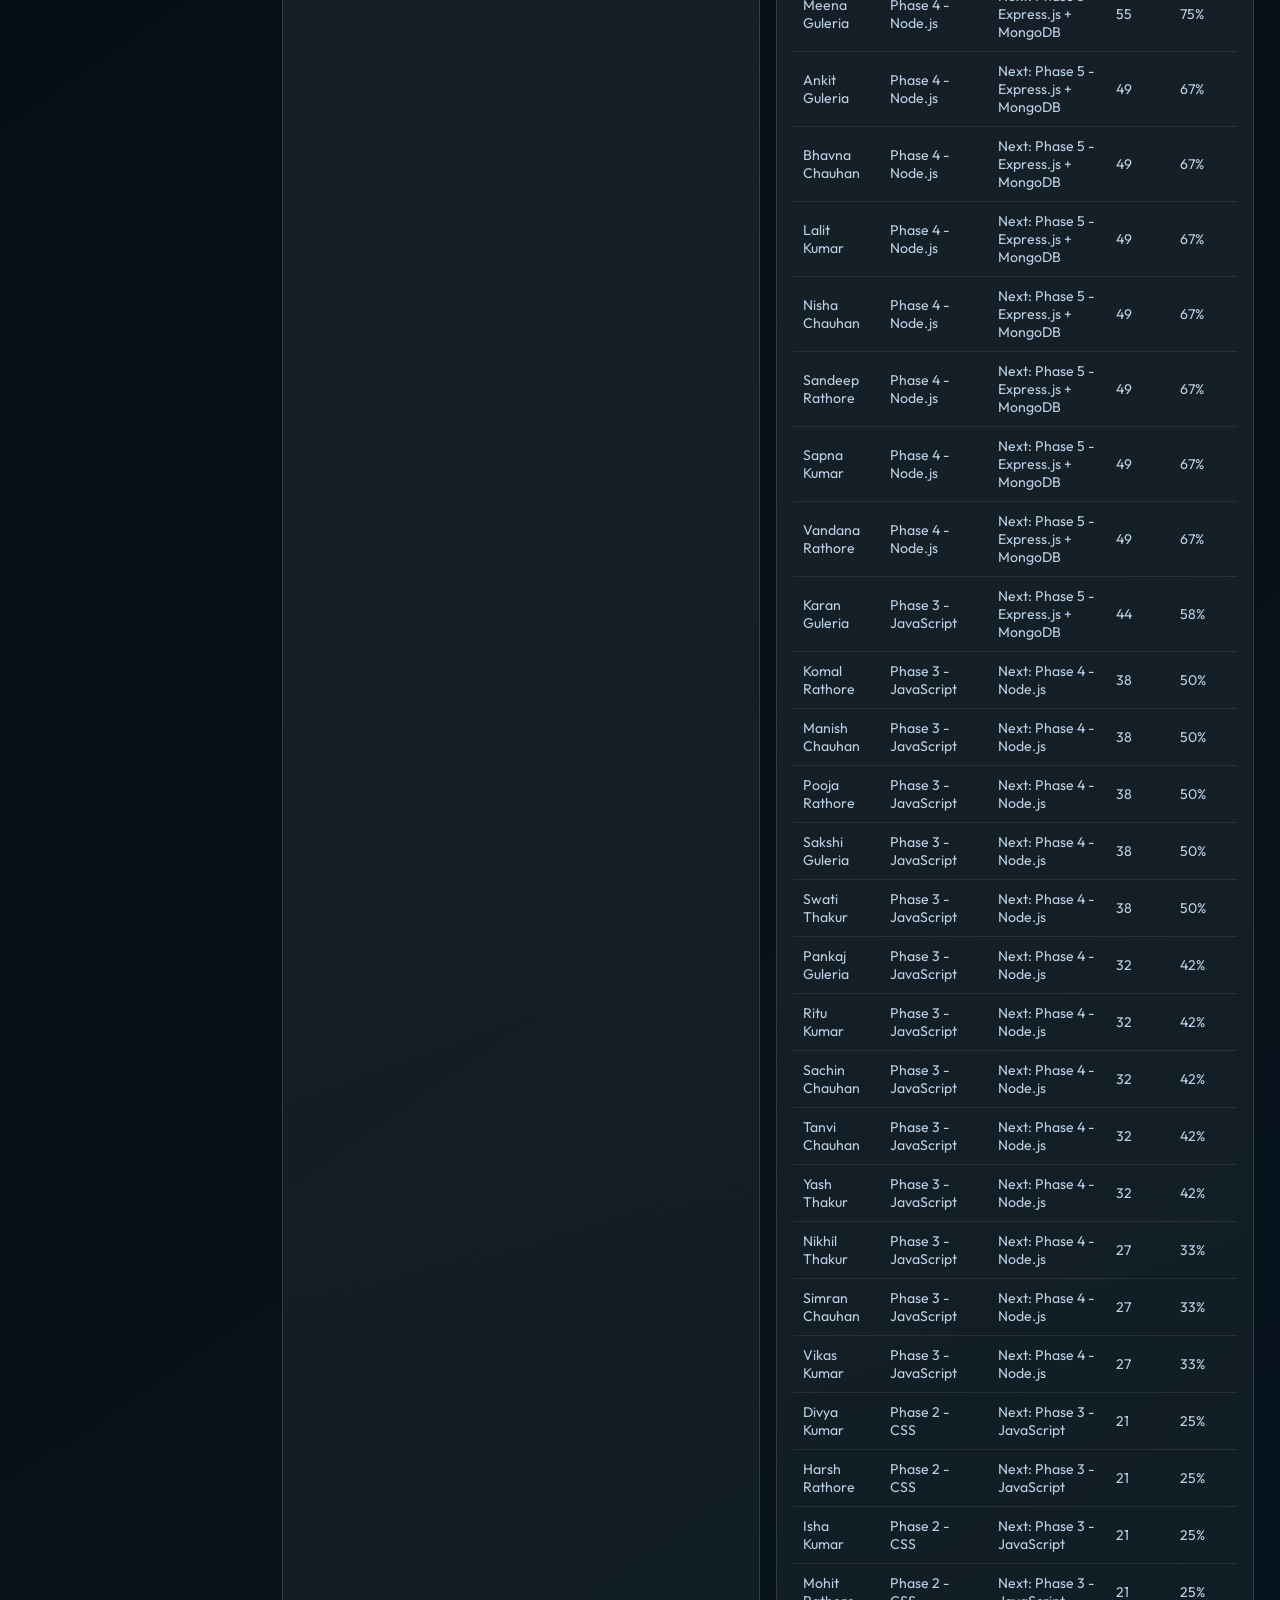
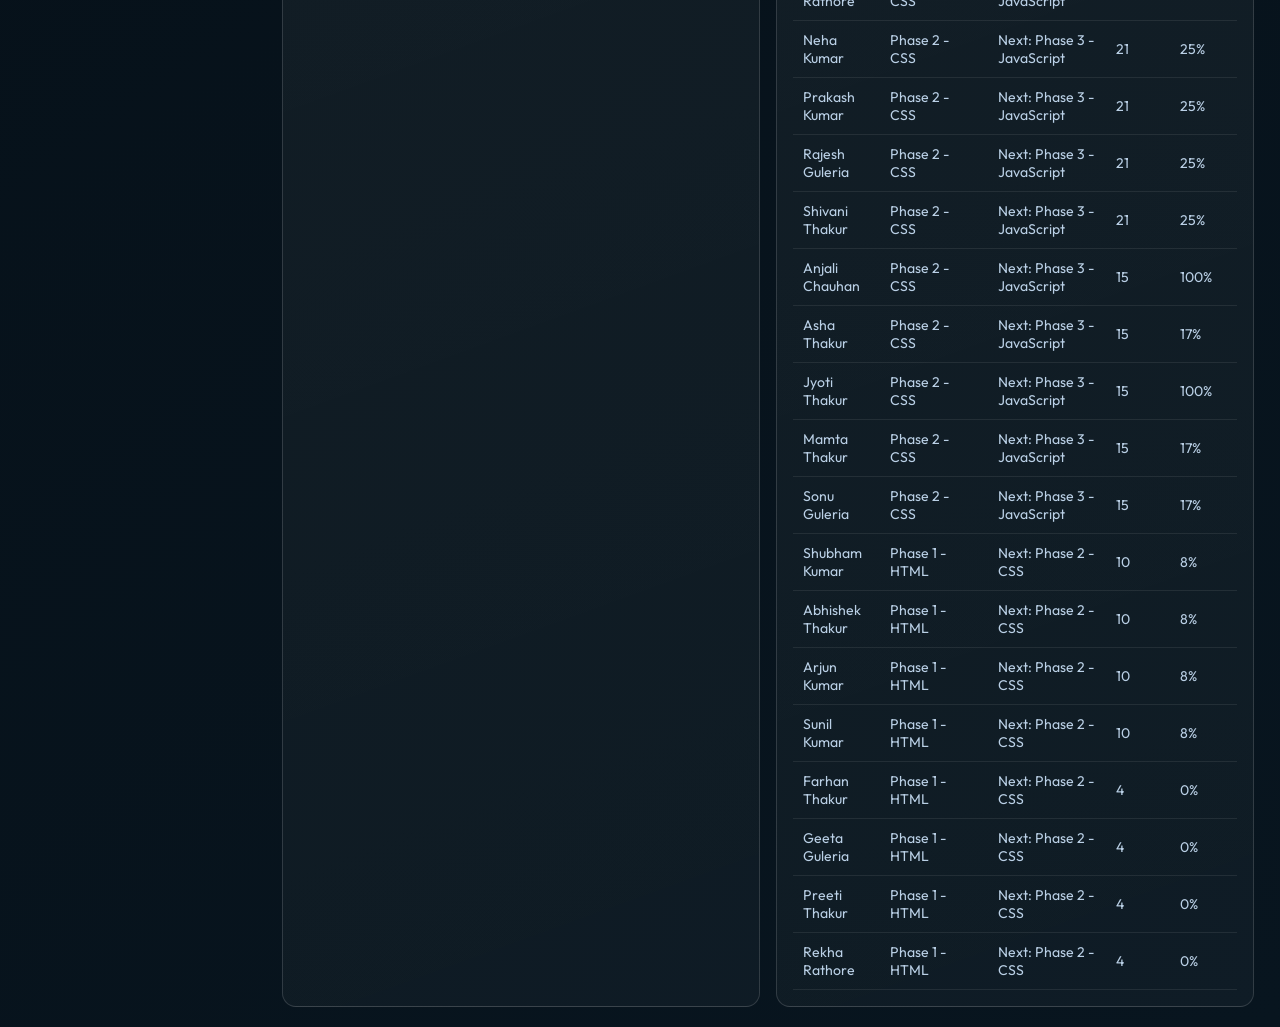
<file: phase-movement-dashboard.html>
<!DOCTYPE html>
<html lang="en">
<head>
  <meta charset="UTF-8" />
  <meta name="viewport" content="width=device-width, initial-scale=1.0" />
  <title>Phase Movement Dashboard</title>
  <link rel="preconnect" href="https://fonts.googleapis.com" />
  <link rel="preconnect" href="https://fonts.gstatic.com" crossorigin />
  <link href="https://fonts.googleapis.com/css2?family=Outfit:wght@400;500;600;700&display=swap" rel="stylesheet" />
  <link rel="stylesheet" href="phase-movement-dashboard.css" />
</head>
<body>
  <div class="layout">
    <aside class="side-nav card">
      <h2>Dashboards</h2>
      <a href="dashboard.html" class="nav-link">Main Dashboard</a>
      <a href="leave-dashboard.html" class="nav-link">Leave Dashboard</a>
      <a href="phase-movement-dashboard.html" class="nav-link active">Phase Movement Dashboard</a>
      <a href="progress-evaluator.html" class="nav-link">Progress Evaluator</a>
    </aside>

    <main class="page-wrap">
      <header class="topbar card">
        <div>
          <h1>Phase Movement Dashboard</h1>
          <p>Track how students are moving across learning phases (HTML, CSS, JavaScript, Node.js, Express.js + MongoDB).</p>
        </div>
        <div class="topbar-actions">
          <p id="phaseUserEmail" class="user-email">Loading...</p>
          <div class="filter-row">
            <label>
              From
              <input id="phaseRangeFrom" type="date" />
            </label>
            <label>
              To
              <input id="phaseRangeTo" type="date" />
            </label>
          </div>
          <div class="filter-actions">
            <button id="phaseApplyBtn" class="btn-control" type="button">Apply Range</button>
            <button id="phaseResetBtn" class="btn-control muted" type="button">Reset</button>
            <button id="phaseExportCsvBtn" class="btn-control export" type="button">Export CSV</button>
          </div>
        </div>
      </header>

      <section id="phaseStats" class="stats-grid"></section>

      <section class="card">
        <h2>Phase Movement Pipeline</h2>
        <div id="phasePipeline" class="pipeline"></div>
      </section>

      <section class="grid-two">
        <article class="card">
          <h2>Average Days in Phase</h2>
          <div id="avgPhaseDays" class="bar-list"></div>
        </article>

        <article class="card">
          <h2>Student Movement Sheet</h2>
          <div class="table-wrap">
            <table>
              <thead>
                <tr>
                  <th>Student</th>
                  <th>Learning Phase</th>
                  <th>Next Phase</th>
                  <th>Phase Days</th>
                  <th>Milestone %</th>
                  <th>Movement Status</th>
                </tr>
              </thead>
              <tbody id="movementTableBody"></tbody>
            </table>
          </div>
        </article>
      </section>
    </main>
  </div>

  <script src="student-data.js"></script>
  <script src="phase-movement-dashboard.js"></script>
</body>
</html>
</file>
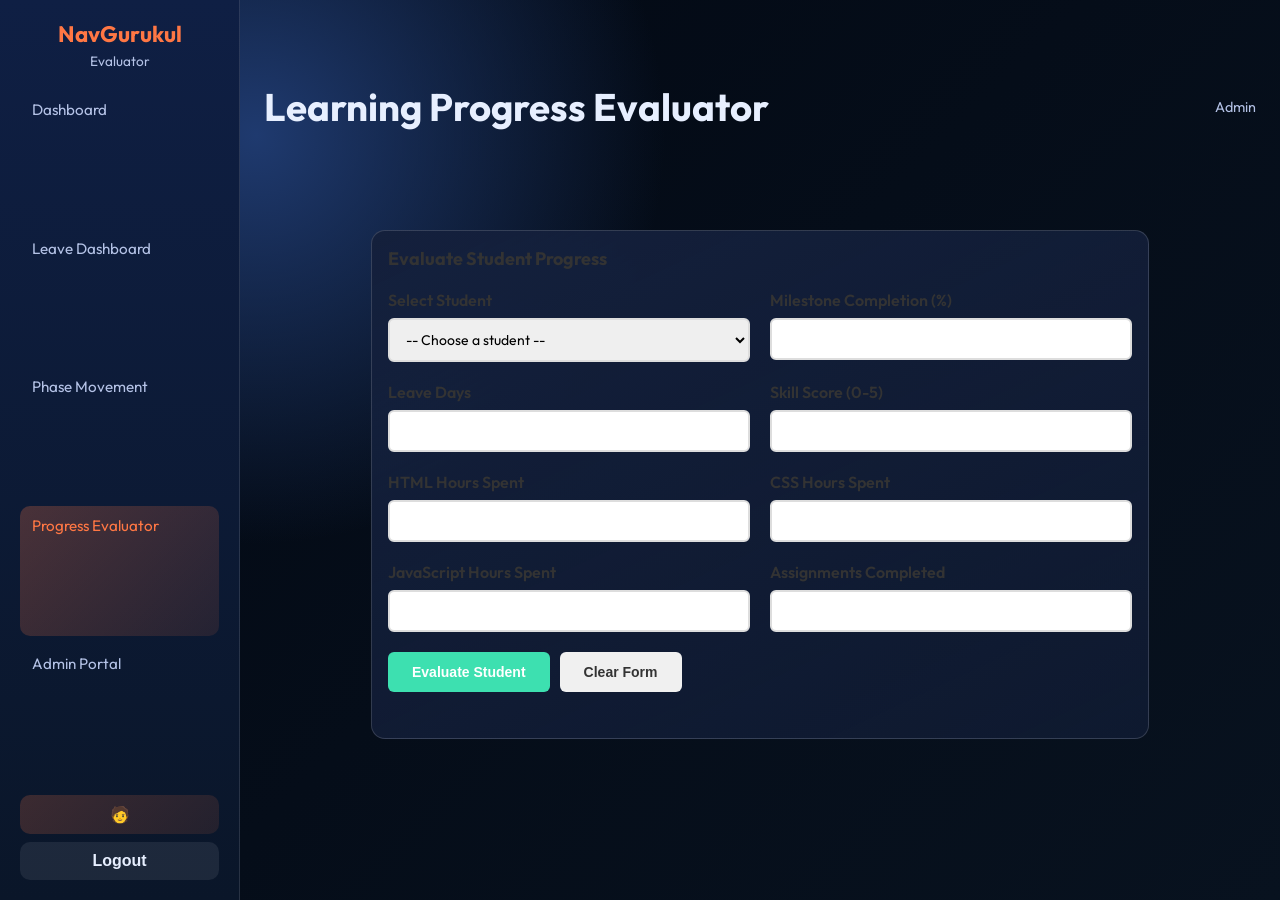
<file: progress-evaluator.html>
<!DOCTYPE html>
<html lang="en">
<head>
  <meta charset="UTF-8" />
  <meta name="viewport" content="width=device-width, initial-scale=1.0" />
  <title>Progress Evaluator - NavGurukul</title>
  <link rel="preconnect" href="https://fonts.googleapis.com" />
  <link rel="preconnect" href="https://fonts.gstatic.com" crossorigin />
  <link href="https://fonts.googleapis.com/css2?family=Outfit:wght@400;500;600;700&display=swap" rel="stylesheet" />
  <link rel="stylesheet" href="dashboard.css" />
  <style>
    .evaluator-container {
      max-width: 1200px;
      margin: 0 auto;
      padding: 20px;
    }

    .evaluator-form {
      display: grid;
      grid-template-columns: 1fr 1fr;
      gap: 20px;
      margin-bottom: 30px;
    }

    .form-group {
      display: flex;
      flex-direction: column;
    }

    .form-group label {
      font-weight: 600;
      margin-bottom: 8px;
      color: #333;
    }

    .form-group select,
    .form-group input {
      padding: 10px 12px;
      border: 2px solid #ddd;
      border-radius: 6px;
      font-size: 14px;
      font-family: inherit;
    }

    .form-group select:focus,
    .form-group input:focus {
      outline: none;
      border-color: #3de0b0;
      box-shadow: 0 0 0 3px rgba(61, 224, 176, 0.1);
    }

    .form-actions {
      grid-column: 1 / -1;
      display: flex;
      gap: 10px;
    }

    .btn {
      padding: 12px 24px;
      border: none;
      border-radius: 6px;
      font-size: 14px;
      font-weight: 600;
      cursor: pointer;
      transition: all 0.3s ease;
    }

    .btn-primary {
      background-color: #3de0b0;
      color: white;
    }

    .btn-primary:hover {
      background-color: #2bb899;
      transform: translateY(-2px);
    }

    .btn-secondary {
      background-color: #f0f0f0;
      color: #333;
    }

    .btn-secondary:hover {
      background-color: #e0e0e0;
    }

    .evaluation-result {
      background: white;
      border-radius: 12px;
      padding: 24px;
      margin-top: 30px;
      box-shadow: 0 2px 8px rgba(0, 0, 0, 0.1);
      display: none;
    }

    .evaluation-result.show {
      display: block;
    }

    .result-header {
      display: flex;
      align-items: center;
      gap: 16px;
      margin-bottom: 24px;
      border-bottom: 2px solid #f0f0f0;
      padding-bottom: 16px;
    }

    .result-status {
      width: 60px;
      height: 60px;
      border-radius: 50%;
      display: flex;
      align-items: center;
      justify-content: center;
      font-size: 28px;
      font-weight: bold;
    }

    .result-status.promote {
      background-color: #0d8f55;
      color: white;
    }

    .result-status.hold {
      background-color: #ff7744;
      color: white;
    }

    .result-info h2 {
      margin: 0;
      font-size: 20px;
      color: #333;
    }

    .result-info p {
      margin: 4px 0 0 0;
      color: #666;
      font-size: 14px;
    }

    .result-grid {
      display: grid;
      grid-template-columns: 1fr 1fr;
      gap: 24px;
      margin-bottom: 24px;
    }

    .result-section h3 {
      font-size: 14px;
      font-weight: 700;
      color: #333;
      margin: 0 0 12px 0;
      text-transform: uppercase;
      letter-spacing: 0.5px;
    }

    .criteria-list {
      display: flex;
      flex-direction: column;
      gap: 10px;
    }

    .criteria-item {
      display: flex;
      align-items: center;
      gap: 10px;
      padding: 8px;
      border-radius: 6px;
      background-color: #f5f5f5;
    }

    .criteria-item.pass {
      background-color: #e8f5e9;
    }

    .criteria-item.fail {
      background-color: #ffebee;
    }

    .criteria-icon {
      width: 20px;
      height: 20px;
      border-radius: 50%;
      display: flex;
      align-items: center;
      justify-content: center;
      font-weight: bold;
      color: white;
      font-size: 12px;
    }

    .criteria-item.pass .criteria-icon {
      background-color: #0d8f55;
    }

    .criteria-item.fail .criteria-icon {
      background-color: #c32035;
    }

    .criteria-text {
      flex: 1;
      font-size: 14px;
      color: #333;
    }

    .criteria-value {
      font-weight: 600;
      color: #666;
      font-size: 13px;
    }

    .strengths-item,
    .weaknesses-item {
      padding: 10px;
      border-radius: 6px;
      font-size: 14px;
      margin-bottom: 8px;
    }

    .strengths-item {
      background-color: #e8f5e9;
      border-left: 4px solid #0d8f55;
      color: #2e7d32;
    }

    .weaknesses-item {
      background-color: #fff3e0;
      border-left: 4px solid #ff7744;
      color: #e65100;
    }

    .feedback-box {
      background-color: #e3f2fd;
      border-left: 4px solid #3de0b0;
      padding: 16px;
      border-radius: 6px;
      margin-top: 24px;
    }

    .feedback-box h4 {
      margin: 0 0 8px 0;
      color: #1976d2;
      font-size: 14px;
      font-weight: 600;
    }

    .feedback-box p {
      margin: 0;
      color: #666;
      font-size: 14px;
      line-height: 1.5;
    }

    .promotion-button {
      margin-top: 24px;
      display: flex;
      gap: 10px;
    }

    .btn-promote {
      background-color: #0d8f55;
      color: white;
    }

    .btn-promote:hover {
      background-color: #0a6c40;
    }

    .btn-skip {
      background-color: #f0f0f0;
      color: #333;
    }

    .btn-skip:hover {
      background-color: #e0e0e0;
    }

    .section-title {
      font-size: 18px;
      font-weight: 700;
      color: #333;
      margin-bottom: 20px;
    }

    @media (max-width: 768px) {
      .evaluator-form {
        grid-template-columns: 1fr;
      }

      .result-grid {
        grid-template-columns: 1fr;
      }
    }
  </style>
</head>
<body>
  <div class="layout">
    <aside class="sidebar">
      <header class="logo-header">
        <h1>NavGurukul</h1>
        <p>Evaluator</p>
      </header>

      <nav class="sidebar-nav">
        <a href="dashboard.html" class="nav-item">Dashboard</a>
        <a href="leave-dashboard.html" class="nav-item">Leave Dashboard</a>
        <a href="phase-movement-dashboard.html" class="nav-item">Phase Movement</a>
        <a href="progress-evaluator.html" class="nav-item active">Progress Evaluator</a>
        <a href="admin-portal.html" class="nav-item">Admin Portal</a>
      </nav>

      <footer class="sidebar-footer">
        <button id="userBtn" class="user-btn">🧑</button>
        <button id="logoutBtn" class="logout-btn">Logout</button>
      </footer>
    </aside>

    <main class="dashboard">
      <header class="dash-header">
        <h1>Learning Progress Evaluator</h1>
        <div class="header-right">
          <p id="userEmail" class="user-email">Loading...</p>
        </div>
      </header>

      <div class="evaluator-container">
        <section class="chart-card">
          <h2 class="section-title">Evaluate Student Progress</h2>

          <form class="evaluator-form" id="evaluatorForm">
            <div class="form-group">
              <label for="studentSelect">Select Student</label>
              <select id="studentSelect" required>
                <option value="">-- Choose a student --</option>
              </select>
            </div>

            <div class="form-group">
              <label for="milestonePct">Milestone Completion (%)</label>
              <input type="number" id="milestonePct" min="0" max="100" step="1" required />
            </div>

            <div class="form-group">
              <label for="leaveDays">Leave Days</label>
              <input type="number" id="leaveDays" min="0" max="30" step="1" required />
            </div>

            <div class="form-group">
              <label for="scoreValue">Skill Score (0-5)</label>
              <input type="number" id="scoreValue" min="0" max="5" step="0.1" required />
            </div>

            <div class="form-group">
              <label for="htmlHours">HTML Hours Spent</label>
              <input type="number" id="htmlHours" min="0" step="1" required />
            </div>

            <div class="form-group">
              <label for="cssHours">CSS Hours Spent</label>
              <input type="number" id="cssHours" min="0" step="1" required />
            </div>

            <div class="form-group">
              <label for="jsHours">JavaScript Hours Spent</label>
              <input type="number" id="jsHours" min="0" step="1" required />
            </div>

            <div class="form-group">
              <label for="assignmentsCompleted">Assignments Completed</label>
              <input type="number" id="assignmentsCompleted" min="0" step="1" required />
            </div>

            <div class="form-actions">
              <button type="button" class="btn btn-primary" id="evaluateBtn">Evaluate Student</button>
              <button type="reset" class="btn btn-secondary">Clear Form</button>
            </div>
          </form>
        </section>

        <section class="evaluation-result chart-card" id="resultContainer">
          <div class="result-header">
            <div class="result-status" id="resultStatus"></div>
            <div class="result-info">
              <h2 id="resultTitle"></h2>
              <p id="resultPhase"></p>
            </div>
          </div>

          <div class="result-grid">
            <div class="result-section">
              <h3>Promotion Criteria</h3>
              <div class="criteria-list" id="criteriaList"></div>
            </div>

            <div class="result-section">
              <h3>Strengths & Weaknesses</h3>
              <div id="strengthsList"></div>
              <div id="weaknessList"></div>
            </div>
          </div>

          <div class="feedback-box">
            <h4>Feedback</h4>
            <p id="feedbackText"></p>
          </div>

          <div class="promotion-button" id="promotionActions"></div>
        </section>
      </div>
    </main>
  </div>

  <script src="student-data.js"></script>
  <script src="dashboard.js"></script>
  <script src="progress-evaluator.js"></script>
</body>
</html>
</file>
<file: login.css>
:root {
  --ink: #08121f;
  --paper: #f9f8f3;
  --orange-a: #ff6600;
  --orange-b: #ff2f00;
  --orange-c: #ff8a2a;
  --line: #d7dde8;
}

* {
  box-sizing: border-box;
}

body {
  margin: 0;
  min-height: 100vh;
  font-family: "Outfit", "Segoe UI", sans-serif;
  color: var(--ink);
  background: radial-gradient(circle at 22% 18%, #ffd2aa, transparent 30%),
    linear-gradient(140deg, #ffe4cf, #f0f2f9);
  display: grid;
  place-items: center;
  padding: 24px;
}

.login-shell {
  width: min(1140px, 100%);
  min-height: min(760px, 92vh);
  border-radius: 22px;
  overflow: hidden;
  box-shadow: 0 28px 56px rgba(9, 22, 44, 0.25);
  display: grid;
  grid-template-columns: 1.35fr 1fr;
  background: #fff;
}

.hero-pane {
  color: #fff;
  padding: 36px;
  display: grid;
  align-content: space-between;
  gap: 24px;
  background: radial-gradient(circle at 90% 8%, #ff7444 0%, #ff7444 26%, transparent 27%),
    radial-gradient(circle at 0% 70%, #ff833f 0%, #ff833f 22%, transparent 23%),
    linear-gradient(155deg, var(--orange-a), var(--orange-b));
}

.brand-block h1 {
  margin: 0;
  font-family: "Sora", sans-serif;
  font-size: clamp(1.4rem, 2vw, 1.8rem);
}

.brand-block p {
  margin: 4px 0 0;
  opacity: 0.85;
}

.hero-content h2 {
  margin: 0;
  font-size: clamp(2rem, 3vw, 3.15rem);
  line-height: 1.08;
}

.hero-content p {
  margin-top: 14px;
  max-width: 52ch;
  font-size: 1.12rem;
  line-height: 1.45;
  opacity: 0.95;
}

.stats-row {
  display: grid;
  grid-template-columns: repeat(3, minmax(0, 1fr));
  gap: 12px;
}

.stat-card {
  padding: 14px;
  border-radius: 14px;
  border: 1px solid rgba(255, 255, 255, 0.35);
  background: linear-gradient(160deg, rgba(255, 255, 255, 0.15), rgba(255, 255, 255, 0.07));
}

.stat-card strong {
  font-size: 1.95rem;
}

.stat-card span {
  display: block;
  margin-top: 4px;
  opacity: 0.9;
}

.form-pane {
  padding: 36px 30px;
  background: var(--paper);
  display: grid;
  align-content: start;
  gap: 16px;
}

.form-pane h2 {
  margin: 0;
  font: 700 clamp(1.8rem, 3vw, 2.4rem) "Sora", sans-serif;
}

.form-pane header p {
  margin: 6px 0 0;
  color: #5f6b84;
}

#loginForm {
  display: grid;
  gap: 10px;
}

label {
  margin-top: 10px;
  font-weight: 600;
}

input {
  width: 100%;
  border: 1px solid var(--line);
  border-radius: 12px;
  padding: 13px 14px;
  background: #fff;
  font: 500 1rem "Outfit", sans-serif;
}

input:focus {
  border-color: #ff6a00;
  outline: 2px solid rgba(255, 106, 0, 0.2);
}

button {
  margin-top: 14px;
  border: none;
  border-radius: 999px;
  padding: 13px 16px;
  cursor: pointer;
  font: 700 1rem "Outfit", sans-serif;
  color: #fff;
  background: linear-gradient(90deg, #ff7e00, #ff2f3f);
}

.status {
  margin: 0;
  min-height: 24px;
  color: #486187;
}

.status.error {
  color: #c32035;
}

.status.success {
  color: #0d8f55;
}

.demo-box {
  border: 1px solid #e2e6ef;
  border-radius: 14px;
  background: #fff;
  padding: 14px;
}

.demo-box h3 {
  margin: 0 0 10px;
}

.cred-grid {
  display: grid;
  grid-template-columns: repeat(2, minmax(0, 1fr));
  gap: 10px;
}

.cred-grid div {
  border: 1px solid #ebedf4;
  border-radius: 10px;
  padding: 10px;
}

.cred-grid h4 {
  margin: 0 0 6px;
  color: #fd5a00;
}

.cred-grid p {
  margin: 4px 0;
  color: #3b4660;
  word-break: break-word;
}

@media (max-width: 980px) {
  .login-shell {
    grid-template-columns: 1fr;
  }

  .hero-pane {
    min-height: 320px;
  }
}

@media (max-width: 620px) {
  body {
    padding: 10px;
  }

  .hero-pane,
  .form-pane {
    padding: 18px;
  }

  .stats-row,
  .cred-grid {
    grid-template-columns: 1fr;
  }
}
</file>
<file: admin-portal.css>
:root {
  --dark: #08121f;
  --card-bg: #14203c;
  --text-main: #e7efff;
  --text-fade: #b4c2e6;
  --accent: #ff7744;
  --accent-mint: #3de0b0;
  --success: #0d8f55;
  --warning: #ff6b35;
  --danger: #c32035;
}

* {
  margin: 0;
  padding: 0;
  box-sizing: border-box;
}

body {
  background: radial-gradient(circle at 20% 15%, #1f3a6f, transparent 32%),
    linear-gradient(135deg, #020813, var(--dark));
  color: var(--text-main);
  font-family: "Outfit", sans-serif;
  min-height: 100vh;
}

.admin-layout {
  display: grid;
  grid-template-columns: 220px 1fr;
  gap: 0;
  min-height: 100vh;
}

/* Sidebar */
.admin-sidebar {
  background: linear-gradient(180deg, #0f1f44, #0a1629);
  border-right: 1px solid rgba(255, 255, 255, 0.12);
  padding: 20px;
  display: grid;
  grid-template-rows: auto 1fr auto;
  gap: 20px;
}

.admin-logo {
  text-align: center;
  padding-bottom: 16px;
  border-bottom: 1px solid rgba(255, 255, 255, 0.1);
}

.admin-logo h1 {
  font-size: 1.3rem;
  color: var(--accent);
  margin-bottom: 4px;
}

.admin-logo p {
  font-size: 0.8rem;
  color: var(--text-fade);
}

.admin-nav {
  display: grid;
  gap: 8px;
}

.nav-group-title {
  margin-top: 8px;
  margin-bottom: 2px;
  font-size: 0.72rem;
  letter-spacing: 0.06em;
  text-transform: uppercase;
  color: rgba(180, 194, 230, 0.75);
}

.nav-link {
  display: block;
  padding: 10px 12px;
  border-radius: 10px;
  color: var(--text-fade);
  text-decoration: none;
  font-size: 0.95rem;
  transition: all 0.2s ease;
  cursor: pointer;
  border: none;
  background: transparent;
  text-align: left;
}

.nav-link:hover {
  background: rgba(255, 119, 68, 0.15);
  color: var(--accent);
}

.nav-link.active {
  background: linear-gradient(135deg, rgba(255, 119, 68, 0.25), rgba(255, 119, 68, 0.1));
  color: var(--accent);
  font-weight: 600;
}

.nav-link-route {
  border: 1px solid rgba(255, 255, 255, 0.12);
}

.logout-btn {
  width: 100%;
  padding: 10px;
  border: none;
  border-radius: 10px;
  background: linear-gradient(135deg, rgba(195, 32, 53, 0.2), rgba(195, 32, 53, 0.1));
  color: #ff9ba8;
  font-weight: 600;
  cursor: pointer;
  transition: all 0.2s ease;
}

.logout-btn:hover {
  background: var(--danger);
  color: #fff;
}

/* Main Content */
.admin-main {
  padding: 24px;
  display: grid;
  gap: 20px;
  overflow-y: auto;
  min-width: 0;
}

.section-header {
  display: flex;
  justify-content: space-between;
  align-items: center;
  gap: 16px;
  margin-bottom: 16px;
}

.section-header h1 {
  font-size: clamp(1.8rem, 3vw, 2.4rem);
}

.user-info {
  color: var(--text-fade);
  font-size: 0.9rem;
}

.search-input {
  padding: 8px 12px;
  border: 1px solid rgba(255, 255, 255, 0.15);
  border-radius: 10px;
  background: rgba(255, 255, 255, 0.06);
  color: var(--text-main);
  font-family: "Outfit", sans-serif;
  width: 280px;
}

.search-input::placeholder {
  color: var(--text-fade);
}

/* Dashboard */
.dashboard-grid {
  display: grid;
  grid-template-columns: repeat(auto-fit, minmax(180px, 1fr));
  gap: 16px;
  margin-bottom: 24px;
}

.dashboard-card {
  padding: 20px;
  border-radius: 14px;
  border: 1px solid rgba(255, 255, 255, 0.15);
  display: grid;
  gap: 8px;
  text-align: center;
}

.dashboard-card.orange {
  background: linear-gradient(155deg, rgba(255, 119, 68, 0.15), rgba(255, 119, 68, 0.05));
  border-color: var(--accent);
}

.dashboard-card.green {
  background: linear-gradient(155deg, rgba(61, 224, 176, 0.15), rgba(61, 224, 176, 0.05));
  border-color: var(--accent-mint);
}

.dashboard-card.blue {
  background: linear-gradient(155deg, rgba(91, 158, 255, 0.15), rgba(91, 158, 255, 0.05));
  border-color: #5b9eff;
}

.dashboard-card.purple {
  background: linear-gradient(155deg, rgba(184, 151, 255, 0.15), rgba(184, 151, 255, 0.05));
  border-color: #b897ff;
}

.card-number {
  font-size: 2.2rem;
  font-weight: 700;
}

.card-label {
  font-size: 0.85rem;
  color: var(--text-fade);
}

.dashboard-actions {
  display: flex;
  gap: 12px;
  flex-wrap: wrap;
}

.action-btn {
  padding: 12px 20px;
  border: none;
  border-radius: 10px;
  font-weight: 600;
  cursor: pointer;
  transition: all 0.2s ease;
  text-decoration: none;
  display: inline-flex;
  align-items: center;
  justify-content: center;
}

.add-btn {
  background: linear-gradient(135deg, var(--accent), #ff5a20);
  color: #fff;
}

.add-btn:hover {
  transform: translateY(-2px);
  box-shadow: 0 8px 20px rgba(255, 119, 68, 0.3);
}

.view-btn {
  background: linear-gradient(135deg, #3de0b0, #1bb884);
  color: #000;
}

.tracker-btn {
  background: linear-gradient(135deg, #5b9eff, #3a76da);
  color: #eef5ff;
}

.tracker-btn:hover {
  transform: translateY(-2px);
  box-shadow: 0 8px 20px rgba(58, 118, 218, 0.35);
}

/* Students Table */
.students-table-container {
  border-radius: 14px;
  border: 1px solid rgba(255, 255, 255, 0.15);
  overflow: auto;
  background: linear-gradient(155deg, var(--card-bg), rgba(20, 32, 60, 0.6));
}

.students-table {
  min-width: 980px;
}

.students-table {
  width: 100%;
  border-collapse: collapse;
  font-size: 0.9rem;
}

.students-table thead {
  background: rgba(255, 255, 255, 0.08);
  border-bottom: 1px solid rgba(255, 255, 255, 0.15);
}

.students-table th {
  padding: 12px;
  text-align: left;
  color: var(--text-fade);
  font-weight: 600;
}

.students-table td {
  padding: 12px;
  border-bottom: 1px solid rgba(255, 255, 255, 0.08);
}

.students-table tbody tr:hover {
  background: rgba(255, 255, 255, 0.04);
}

.badge {
  display: inline-block;
  padding: 4px 10px;
  border-radius: 6px;
  font-size: 0.8rem;
  font-weight: 600;
}

.badge.active {
  background: rgba(61, 224, 176, 0.2);
  color: var(--accent-mint);
}

.badge.pending {
  background: rgba(255, 119, 68, 0.2);
  color: var(--accent);
}

.badge.placed {
  background: rgba(13, 143, 85, 0.2);
  color: var(--success);
}

.badge.at-risk {
  background: rgba(195, 32, 53, 0.2);
  color: #ff9ba8;
}

.badge.completed {
  background: rgba(61, 224, 176, 0.18);
  color: var(--accent-mint);
}

.badge.in-progress {
  background: rgba(255, 119, 68, 0.18);
  color: var(--accent);
}

.badge.interviewing {
  background: rgba(91, 158, 255, 0.2);
  color: #9cc4ff;
}

.badge.preparing {
  background: rgba(184, 151, 255, 0.18);
  color: #cdb7ff;
}

.action-icons {
  display: flex;
  gap: 8px;
}

.icon-btn {
  width: 28px;
  height: 28px;
  border: none;
  border-radius: 6px;
  background: rgba(255, 255, 255, 0.1);
  color: inherit;
  cursor: pointer;
  display: grid;
  place-items: center;
  font-size: 0.85rem;
  transition: all 0.2s ease;
}

.icon-btn:hover {
  background: rgba(255, 119, 68, 0.3);
  color: var(--accent);
}

.icon-btn.delete:hover {
  background: rgba(195, 32, 53, 0.3);
  color: #ff9ba8;
}

/* Forms */
.form-container {
  max-width: 600px;
  margin: 0 auto;
}

.student-form {
  background: linear-gradient(155deg, var(--card-bg), rgba(20, 32, 60, 0.6));
  border: 1px solid rgba(255, 255, 255, 0.15);
  border-radius: 14px;
  padding: 24px;
  display: grid;
  gap: 16px;
}

.form-group {
  display: grid;
  gap: 6px;
}

.form-group label {
  font-weight: 600;
  font-size: 0.9rem;
  color: var(--text-main);
}

.form-group input,
.form-group select {
  padding: 10px 12px;
  border: 1px solid rgba(255, 255, 255, 0.15);
  border-radius: 10px;
  background: rgba(255, 255, 255, 0.06);
  color: var(--text-main);
  font-family: "Outfit", sans-serif;
  font-size: 0.9rem;
}

.form-group input:focus,
.form-group select:focus {
  border-color: var(--accent);
  outline: none;
}

.form-row {
  display: grid;
  grid-template-columns: 1fr 1fr;
  gap: 16px;
}

.form-actions {
  display: flex;
  gap: 12px;
  margin-top: 8px;
}

.btn-primary,
.btn-secondary,
.btn-danger {
  padding: 10px 16px;
  border: none;
  border-radius: 10px;
  font-weight: 600;
  cursor: pointer;
  transition: all 0.2s ease;
}

.btn-primary {
  background: linear-gradient(135deg, var(--accent), #ff5a20);
  color: #fff;
  flex: 1;
}

.btn-primary:hover {
  transform: translateY(-2px);
  box-shadow: 0 6px 16px rgba(255, 119, 68, 0.3);
}

.btn-secondary {
  background: rgba(255, 255, 255, 0.1);
  color: var(--text-main);
  flex: 1;
}

.btn-secondary:hover {
  background: rgba(255, 255, 255, 0.15);
}

.btn-danger {
  background: linear-gradient(135deg, var(--danger), #9d1629);
  color: #fff;
}

.btn-danger:hover {
  transform: translateY(-2px);
  box-shadow: 0 6px 16px rgba(195, 32, 53, 0.3);
}

.form-message {
  padding: 10px 12px;
  border-radius: 8px;
  text-align: center;
  font-size: 0.9rem;
  display: none;
}

.form-message.success {
  display: block;
  background: rgba(13, 143, 85, 0.2);
  color: var(--success);
}

.form-message.error {
  display: block;
  background: rgba(195, 32, 53, 0.2);
  color: #ff9ba8;
}

/* Settings */
.settings-grid {
  display: grid;
  grid-template-columns: repeat(auto-fit, minmax(300px, 1fr));
  gap: 16px;
}

.settings-card {
  background: linear-gradient(155deg, var(--card-bg), rgba(20, 32, 60, 0.6));
  border: 1px solid rgba(255, 255, 255, 0.15);
  border-radius: 14px;
  padding: 20px;
  display: grid;
  gap: 12px;
}

.settings-card h3 {
  color: var(--text-main);
  font-size: 1.05rem;
}

.settings-card p {
  color: var(--text-fade);
  font-size: 0.85rem;
}

.settings-card button {
  padding: 10px 14px;
  border: none;
  border-radius: 10px;
  font-weight: 600;
  cursor: pointer;
  transition: all 0.2s ease;
}

/* Top bar */
.admin-topbar {
  display: flex;
  align-items: center;
  gap: 14px;
  padding: 14px 18px;
  border-radius: 14px;
  border: 1px solid rgba(255, 255, 255, 0.12);
  background: linear-gradient(120deg, rgba(255, 119, 68, 0.16), rgba(20, 32, 60, 0.75));
}

.topbar-brand {
  display: grid;
  gap: 2px;
  flex: 1;
  min-width: 0;
}

.topbar-brand span {
  color: var(--text-fade);
  font-size: 0.82rem;
}

.sidebar-toggle {
  display: none;
  border: 1px solid rgba(255, 255, 255, 0.18);
  background: rgba(255, 255, 255, 0.08);
  color: var(--text-main);
  border-radius: 10px;
  padding: 8px 12px;
  font-size: 1.1rem;
  cursor: pointer;
}

/* Filters */
.filter-bar {
  display: flex;
  flex-wrap: wrap;
  align-items: end;
  gap: 12px;
  margin-bottom: 16px;
}

.filter-bar label {
  display: grid;
  gap: 6px;
  font-size: 0.8rem;
  color: var(--text-fade);
}

.filter-bar select {
  padding: 9px 12px;
  border-radius: 10px;
  border: 1px solid rgba(255, 255, 255, 0.15);
  background: rgba(255, 255, 255, 0.06);
  color: var(--text-main);
  font-family: "Outfit", sans-serif;
  min-width: 180px;
}

.count-label {
  margin-left: auto;
  color: var(--text-fade);
  font-size: 0.85rem;
}

.empty-cell,
.empty-note {
  text-align: center;
  padding: 18px;
  color: var(--text-fade);
}

.muted {
  color: var(--text-fade);
  font-size: 0.8rem;
}

/* Panels */
.panel-grid {
  display: grid;
  grid-template-columns: repeat(auto-fit, minmax(320px, 1fr));
  gap: 16px;
  margin-bottom: 20px;
}

.panel-card {
  background: linear-gradient(155deg, var(--card-bg), rgba(20, 32, 60, 0.6));
  border: 1px solid rgba(255, 255, 255, 0.14);
  border-radius: 14px;
  padding: 18px;
  display: grid;
  gap: 12px;
  align-content: start;
}

.panel-card.wide {
  grid-column: 1 / -1;
}

.panel-card h3 {
  font-size: 1.02rem;
}

.panel-note {
  color: var(--text-fade);
  font-size: 0.86rem;
}

/* Bars */
.bar-list {
  display: grid;
  gap: 8px;
}

.bar-row {
  display: grid;
  grid-template-columns: minmax(110px, 1fr) 2fr auto;
  align-items: center;
  gap: 10px;
  font-size: 0.85rem;
}

.bar-label {
  color: var(--text-fade);
}

.bar-track {
  display: inline-block;
  width: 100%;
  min-width: 70px;
  height: 8px;
  border-radius: 999px;
  background: rgba(255, 255, 255, 0.12);
  overflow: hidden;
  vertical-align: middle;
}

.bar-track.slim {
  width: 80px;
  height: 6px;
}

.bar-fill {
  display: block;
  height: 100%;
  border-radius: 999px;
  background: linear-gradient(90deg, var(--accent), #ffb26b);
}

.bar-value {
  font-variant-numeric: tabular-nums;
}

.mini-list {
  display: grid;
  gap: 8px;
}

.mini-row {
  display: flex;
  justify-content: space-between;
  align-items: center;
  gap: 10px;
  padding: 8px 10px;
  border-radius: 10px;
  background: rgba(255, 255, 255, 0.05);
  font-size: 0.85rem;
}

/* Student profile */
.profile-card {
  display: grid;
  grid-template-columns: auto 1fr auto;
  align-items: center;
  gap: 18px;
  padding: 20px;
  margin-bottom: 20px;
  border-radius: 16px;
  border: 1px solid rgba(255, 255, 255, 0.14);
  background: linear-gradient(140deg, rgba(255, 119, 68, 0.18), rgba(20, 32, 60, 0.8));
}

.profile-avatar {
  width: 64px;
  height: 64px;
  border-radius: 50%;
  display: grid;
  place-items: center;
  font-size: 1.4rem;
  font-weight: 700;
  background: linear-gradient(135deg, var(--accent), #ff5a20);
  color: #fff;
}

.profile-meta {
  display: grid;
  gap: 4px;
  min-width: 0;
}

.profile-meta p {
  color: var(--text-fade);
  font-size: 0.88rem;
}

.profile-badges {
  display: flex;
  gap: 8px;
  margin-top: 6px;
}

.profile-stats {
  display: grid;
  grid-template-columns: repeat(4, minmax(72px, 1fr));
  gap: 12px;
  text-align: center;
}

.profile-stats strong {
  display: block;
  font-size: 1.3rem;
}

.profile-stats span {
  color: var(--text-fade);
  font-size: 0.75rem;
}

/* Journey timeline */
.timeline {
  list-style: none;
  display: grid;
  gap: 2px;
}

.timeline-item {
  display: grid;
  grid-template-columns: auto 1fr;
  gap: 12px;
  padding-bottom: 10px;
  position: relative;
}

.timeline-item::before {
  content: "";
  position: absolute;
  left: 5px;
  top: 14px;
  bottom: 0;
  width: 2px;
  background: rgba(255, 255, 255, 0.14);
}

.timeline-item:last-child::before {
  display: none;
}

.timeline-dot {
  width: 12px;
  height: 12px;
  margin-top: 4px;
  border-radius: 50%;
  background: rgba(255, 255, 255, 0.2);
}

.timeline-item.done .timeline-dot {
  background: var(--accent-mint);
}

.timeline-item.current .timeline-dot {
  background: var(--accent);
  box-shadow: 0 0 0 4px rgba(255, 119, 68, 0.22);
}

.timeline-item span:last-child,
.timeline-item div span {
  display: block;
  color: var(--text-fade);
  font-size: 0.78rem;
}

/* Journey stages */
.stage-grid {
  list-style: none;
  display: grid;
  grid-template-columns: repeat(auto-fit, minmax(240px, 1fr));
  gap: 14px;
}

.stage-card {
  background: linear-gradient(155deg, var(--card-bg), rgba(20, 32, 60, 0.6));
  border: 1px solid rgba(255, 255, 255, 0.14);
  border-radius: 14px;
  padding: 16px;
  display: grid;
  gap: 8px;
}

.stage-index {
  font-size: 0.75rem;
  letter-spacing: 0.06em;
  text-transform: uppercase;
  color: var(--accent);
}

/* Sections */
.admin-section {
  display: none;
}

.admin-section.active {
  display: block;
}

/* Responsive */
@media (max-width: 1024px) {
  .admin-layout {
    grid-template-columns: 1fr;
  }

  .admin-sidebar {
    display: none;
    grid-template-columns: 1fr;
    grid-template-rows: auto auto auto;
    gap: 12px;
    padding: 12px;
  }

  .admin-layout.nav-open .admin-sidebar {
    display: grid;
  }

  .sidebar-toggle {
    display: block;
  }

  .admin-nav {
    display: grid;
    grid-template-columns: repeat(auto-fit, minmax(170px, 1fr));
    gap: 6px;
  }

  .profile-card {
    grid-template-columns: auto 1fr;
  }

  .profile-stats {
    grid-column: 1 / -1;
  }

  .form-row {
    grid-template-columns: 1fr;
  }

  .dashboard-grid {
    grid-template-columns: 1fr 1fr;
  }
}

@media (max-width: 640px) {
  .admin-layout {
    grid-template-columns: 1fr;
  }

  .admin-sidebar {
    position: relative;
    z-index: 5;
    border-right: none;
    border-bottom: 1px solid rgba(255, 255, 255, 0.12);
    border-radius: 0;
  }

  .admin-nav {
    grid-template-columns: 1fr 1fr;
  }

  .section-header {
    flex-direction: column;
    align-items: flex-start;
  }

  .search-input {
    width: 100%;
  }

  .students-table {
    font-size: 0.8rem;
  }

  .students-table th,
  .students-table td {
    padding: 8px;
  }

  .dashboard-grid {
    grid-template-columns: 1fr;
  }

  .form-actions {
    flex-direction: column;
  }

  .action-icons {
    flex-direction: column;
  }

  .bar-row {
    grid-template-columns: 1fr;
  }

  .filter-bar select {
    min-width: 0;
    width: 100%;
  }

  .filter-bar label {
    width: 100%;
  }
}
</file>
<file: dashboard.css>
:root {
  --dark: #08121f;
  --card-bg: #14203c;
  --text-main: #e7efff;
  --text-fade: #b4c2e6;
  --accent: #ff7744;
  --accent-mint: #3de0b0;
  --success: #0d8f55;
  --warning: #ff6b35;
  --danger: #c32035;
}

* {
  margin: 0;
  padding: 0;
  box-sizing: border-box;
}

body {
  background: radial-gradient(circle at 20% 15%, #1f3a6f, transparent 32%),
    linear-gradient(135deg, #020813, var(--dark));
  color: var(--text-main);
  font-family: "Outfit", sans-serif;
  min-height: 100vh;
}

.layout {
  display: grid;
  grid-template-columns: 240px 1fr;
  gap: 0;
  min-height: 100vh;
}

/* Sidebar */
.sidebar {
  background: linear-gradient(180deg, #0f1f44, #0a1629);
  border-right: 1px solid rgba(255, 255, 255, 0.12);
  padding: 20px;
  display: grid;
  grid-template-rows: auto 1fr auto;
  gap: 20px;
}

.logo-header {
  text-align: center;
}

.logo-header h1 {
  font-size: 1.4rem;
  color: var(--accent);
  margin-bottom: 4px;
}

.logo-header p {
  font-size: 0.85rem;
  color: var(--text-fade);
}

.sidebar-nav {
  display: grid;
  gap: 8px;
}

.nav-item {
  display: block;
  padding: 10px 12px;
  border-radius: 10px;
  color: var(--text-fade);
  text-decoration: none;
  font-size: 0.95rem;
  transition: all 0.2s ease;
}

.nav-item:hover {
  background: rgba(255, 119, 68, 0.15);
  color: var(--accent);
}

.nav-item.active {
  background: linear-gradient(135deg, rgba(255, 119, 68, 0.25), rgba(255, 119, 68, 0.1));
  color: var(--accent);
}

.sidebar-footer {
  display: grid;
  gap: 8px;
}

.user-btn,
.logout-btn {
  border: none;
  padding: 10px;
  border-radius: 10px;
  cursor: pointer;
  font-size: 1rem;
  transition: all 0.2s ease;
}

.user-btn {
  background: linear-gradient(135deg, rgba(255, 119, 68, 0.2), rgba(255, 119, 68, 0.1));
}

.logout-btn {
  background: rgba(255, 255, 255, 0.08);
  color: var(--text-main);
  font-weight: 600;
}

.logout-btn:hover {
  background: var(--danger);
  color: #fff;
}

/* Dashboard */
.dashboard {
  padding: 24px;
  display: grid;
  gap: 20px;
  overflow-y: auto;
  min-width: 0;
}

.dash-header {
  display: flex;
  justify-content: space-between;
  align-items: center;
  gap: 20px;
}

.dash-header h1 {
  font-size: clamp(1.8rem, 3vw, 2.4rem);
}

.header-right {
  display: flex;
  align-items: center;
  gap: 16px;
}

.search-box {
  width: 200px;
  padding: 10px 14px;
  border: 1px solid rgba(255, 255, 255, 0.15);
  border-radius: 10px;
  background: rgba(255, 255, 255, 0.06);
  color: var(--text-main);
  font-family: "Outfit", sans-serif;
}

.search-box::placeholder {
  color: var(--text-fade);
}

.user-email {
  font-size: 0.9rem;
  color: var(--text-fade);
}

.tracker-controls {
  padding: 12px;
  border-radius: 12px;
  border: 1px solid rgba(255, 255, 255, 0.15);
  background: linear-gradient(155deg, rgba(255, 255, 255, 0.08), rgba(255, 255, 255, 0.02));
  display: grid;
  gap: 8px;
}

.tracker-search-row {
  display: grid;
  grid-template-columns: 1fr auto auto;
  gap: 8px;
}

.tracker-search-input {
  width: 100%;
  padding: 10px 12px;
  border: 1px solid rgba(255, 255, 255, 0.15);
  border-radius: 10px;
  background: rgba(255, 255, 255, 0.06);
  color: var(--text-main);
  font-family: "Outfit", sans-serif;
}

.tracker-search-input::placeholder {
  color: var(--text-fade);
}

.tracker-btn {
  border: none;
  border-radius: 10px;
  padding: 10px 14px;
  font-family: "Outfit", sans-serif;
  font-weight: 600;
  cursor: pointer;
  background: linear-gradient(135deg, #3de0b0, #1bb884);
  color: #031a12;
}

.tracker-btn.clear {
  background: rgba(255, 255, 255, 0.12);
  color: var(--text-main);
}

.tracker-status {
  font-size: 0.84rem;
  color: var(--text-fade);
}

/* Stats Grid */
.stats-grid {
  display: grid;
  grid-template-columns: repeat(auto-fit, minmax(160px, 1fr));
  gap: 16px;
}

.stat-card {
  padding: 16px;
  border-radius: 14px;
  border: 1px solid rgba(255, 255, 255, 0.15);
  background: linear-gradient(155deg, rgba(255, 255, 255, 0.08), rgba(255, 255, 255, 0.02));
  display: grid;
  gap: 8px;
}

.stat-card.orange {
  border-color: var(--accent);
  background: linear-gradient(155deg, rgba(255, 119, 68, 0.15), rgba(255, 119, 68, 0.05));
}

.stat-card.green {
  border-color: var(--accent-mint);
  background: linear-gradient(155deg, rgba(61, 224, 176, 0.15), rgba(61, 224, 176, 0.05));
}

.stat-card.blue {
  border-color: #5b9eff;
  background: linear-gradient(155deg, rgba(91, 158, 255, 0.15), rgba(91, 158, 255, 0.05));
}

.stat-card.purple {
  border-color: #b897ff;
  background: linear-gradient(155deg, rgba(184, 151, 255, 0.15), rgba(184, 151, 255, 0.05));
}

.stat-number {
  font-size: 2rem;
  font-weight: 700;
}

.stat-label {
  font-size: 0.85rem;
  color: var(--text-fade);
}

/* Charts */
.charts-grid {
  display: grid;
  grid-template-columns: repeat(auto-fit, minmax(300px, 1fr));
  gap: 16px;
}

.roadmap-grid {
  display: grid;
  grid-template-columns: repeat(auto-fit, minmax(360px, 1fr));
  gap: 16px;
}

.roadmap-card {
  overflow: hidden;
}

.roadmap-subtitle {
  color: var(--text-fade);
  font-size: 0.88rem;
  margin-bottom: 12px;
}

.roadmap-target-controls {
  margin-bottom: 10px;
}

.roadmap-target-controls label {
  display: block;
  color: var(--text-fade);
  font-size: 0.82rem;
  margin-bottom: 6px;
}

.roadmap-target-controls select {
  width: 100%;
  padding: 9px 10px;
  border-radius: 9px;
  border: 1px solid rgba(255, 255, 255, 0.14);
  background: rgba(255, 255, 255, 0.06);
  color: var(--text-main);
  font-family: "Outfit", sans-serif;
  font-size: 0.86rem;
}

.roadmap-export {
  margin-bottom: 10px;
}

.flowchart-wrap {
  display: flex;
  flex-wrap: wrap;
  gap: 10px;
  align-items: center;
  min-height: 210px;
}

.flow-node {
  flex: 1 1 150px;
  min-height: 112px;
  border-radius: 12px;
  border: 1px solid rgba(255, 255, 255, 0.16);
  background: linear-gradient(145deg, rgba(255, 255, 255, 0.09), rgba(255, 255, 255, 0.03));
  padding: 10px;
  display: grid;
  gap: 8px;
}

.flow-node strong {
  color: #fff;
  font-size: 0.94rem;
}

.flow-node p {
  color: var(--text-fade);
  font-size: 0.8rem;
}

.flow-arrow {
  font-size: 1.2rem;
  color: var(--accent);
  font-weight: 700;
  line-height: 1;
}

.journey-table-wrap {
  border: 1px solid rgba(255, 255, 255, 0.12);
  border-radius: 10px;
  overflow: hidden;
}

.journey-table {
  width: 100%;
  border-collapse: collapse;
  font-size: 0.86rem;
}

.journey-table th,
.journey-table td {
  padding: 9px 10px;
  text-align: left;
  border-bottom: 1px solid rgba(255, 255, 255, 0.08);
}

.journey-table th {
  color: #fff;
  background: rgba(255, 255, 255, 0.06);
  font-weight: 600;
}

.journey-table td {
  color: var(--text-fade);
}

.journey-table tbody tr:last-child td {
  border-bottom: none;
}

.journey-summary {
  margin-top: 12px;
  display: grid;
  grid-template-columns: repeat(auto-fit, minmax(120px, 1fr));
  gap: 8px;
}

.summary-chip {
  padding: 10px;
  border-radius: 10px;
  background: rgba(255, 255, 255, 0.07);
  border: 1px solid rgba(255, 255, 255, 0.12);
  display: grid;
  gap: 4px;
}

.summary-chip .label {
  color: var(--text-fade);
  font-size: 0.78rem;
}

.summary-chip .value {
  color: #fff;
  font-size: 1.05rem;
  font-weight: 700;
}

.roadmap-editor {
  margin-top: 12px;
  display: grid;
  gap: 10px;
}

.roadmap-editor-grid {
  display: grid;
  gap: 8px;
}

.roadmap-editor-row {
  display: grid;
  grid-template-columns: 1.5fr 1fr 1fr;
  gap: 8px;
  align-items: center;
}

.roadmap-editor-row span {
  color: var(--text-fade);
  font-size: 0.82rem;
}

.roadmap-editor-row input {
  width: 100%;
  padding: 8px;
  border-radius: 8px;
  border: 1px solid rgba(255, 255, 255, 0.14);
  background: rgba(255, 255, 255, 0.06);
  color: var(--text-main);
  font-family: "Outfit", sans-serif;
  font-size: 0.84rem;
}

.roadmap-actions {
  display: flex;
  gap: 8px;
}

.roadmap-btn {
  border: none;
  border-radius: 9px;
  padding: 9px 12px;
  cursor: pointer;
  font-weight: 600;
  font-family: "Outfit", sans-serif;
}

.roadmap-btn.save {
  background: linear-gradient(135deg, #3de0b0, #1bb884);
  color: #062018;
}

.roadmap-btn.reset {
  background: rgba(255, 255, 255, 0.12);
  color: var(--text-main);
}

.roadmap-btn.export {
  background: linear-gradient(135deg, #5b9eff, #3a76da);
  color: #f4f8ff;
}

.chart-card {
  padding: 16px;
  border-radius: 14px;
  border: 1px solid rgba(255, 255, 255, 0.15);
  background: linear-gradient(155deg, var(--card-bg), rgba(20, 32, 60, 0.6));
}

.chart-card h3 {
  margin-bottom: 14px;
  font-size: 1rem;
}

.two-col {
  display: grid;
  grid-template-columns: repeat(auto-fit, minmax(350px, 1fr));
  gap: 16px;
}

/* Pie Chart */
.pie-chart {
  display: flex;
  justify-content: center;
  align-items: center;
  gap: 16px;
  flex-wrap: wrap;
  min-height: 200px;
}

.pie-item {
  text-align: center;
}

.pie-color {
  display: inline-block;
  width: 12px;
  height: 12px;
  border-radius: 3px;
  margin-right: 6px;
  vertical-align: middle;
}

/* Bar Chart */
.bar-chart {
  display: grid;
  gap: 10px;
  min-height: 200px;
  padding-right: 16px;
}

.bar-row {
  display: grid;
  grid-template-columns: 60px 1fr 40px;
  gap: 8px;
  align-items: center;
  font-size: 0.9rem;
}

.bar-label {
  color: var(--text-fade);
}

.bar-fill {
  height: 24px;
  border-radius: 6px;
  background: linear-gradient(90deg, #ff7744, #ff5a20);
  position: relative;
}

.bar-value {
  text-align: right;
  color: var(--text-fade);
}

/* Progress Chart */
.progress-chart {
  display: grid;
  gap: 12px;
  min-height: 180px;
}

.progress-item {
  display: grid;
  gap: 6px;
}

.progress-label {
  font-size: 0.9rem;
  color: var(--text-fade);
  display: flex;
  justify-content: space-between;
}

.progress-bar {
  height: 6px;
  border-radius: 3px;
  background: rgba(255, 255, 255, 0.1);
  overflow: hidden;
}

.progress-fill {
  height: 100%;
  background: linear-gradient(90deg, #3de0b0, #1bb884);
  border-radius: 3px;
}

/* Student List */
.student-list {
  display: grid;
  gap: 10px;
  max-height: 320px;
  overflow-y: auto;
}

.student-item {
  padding: 10px;
  border-radius: 10px;
  background: rgba(255, 255, 255, 0.04);
  border: 1px solid rgba(255, 255, 255, 0.1);
  display: flex;
  align-items: center;
  gap: 10px;
  font-size: 0.9rem;
}

.student-avatar {
  width: 32px;
  height: 32px;
  border-radius: 50%;
  display: grid;
  place-items: center;
  font-weight: 700;
  color: #fff;
  font-size: 0.8rem;
}

.student-info {
  flex: 1;
  display: grid;
  gap: 2px;
}

.student-name {
  font-weight: 600;
}

.student-meta {
  color: var(--text-fade);
  font-size: 0.85rem;
}

.student-score {
  font-weight: 700;
  color: var(--accent-mint);
}

/* Needs Attention */
.needs-card {
  border-color: rgba(195, 32, 53, 0.4);
}

.attention-list {
  display: grid;
  gap: 10px;
  max-height: 320px;
  overflow-y: auto;
}

.attention-item {
  padding: 10px;
  border-radius: 10px;
  background: linear-gradient(155deg, rgba(195, 32, 53, 0.15), rgba(195, 32, 53, 0.05));
  border: 1px solid rgba(195, 32, 53, 0.3);
  display: flex;
  gap: 10px;
  font-size: 0.9rem;
}

.attention-icon {
  flex-shrink: 0;
  width: 32px;
  height: 32px;
  border-radius: 50%;
  background: #c32035;
  display: grid;
  place-items: center;
  font-size: 1rem;
}

.attention-content {
  flex: 1;
}

.attention-name {
  font-weight: 600;
  color: var(--text-main);
}

.attention-reason {
  color: var(--text-fade);
  font-size: 0.85rem;
  margin-top: 2px;
}

/* Scrollbar */
::-webkit-scrollbar {
  width: 8px;
}

::-webkit-scrollbar-track {
  background: transparent;
}

::-webkit-scrollbar-thumb {
  background: rgba(255, 255, 255, 0.2);
  border-radius: 4px;
}

::-webkit-scrollbar-thumb:hover {
  background: rgba(255, 255, 255, 0.3);
}

/* Responsive */
@media (max-width: 1024px) {
  .layout {
    grid-template-columns: 1fr;
  }

  .sidebar {
    grid-template-columns: 1fr;
    grid-template-rows: auto auto auto;
    gap: 12px;
    padding: 12px;
  }

  .sidebar-nav {
    display: grid;
    grid-template-columns: repeat(auto-fit, minmax(160px, 1fr));
    gap: 6px;
  }

  .nav-item {
    padding: 8px;
    font-size: 0.85rem;
  }

  .logo-header h1 {
    font-size: 1.1rem;
  }

  .dashboard {
    padding: 16px;
  }

  .dash-header {
    flex-direction: column;
    align-items: flex-start;
  }

  .header-right {
    width: 100%;
  }

  .search-box {
    width: 100%;
  }

  .two-col {
    grid-template-columns: 1fr;
  }

  .tracker-search-row {
    grid-template-columns: 1fr 1fr;
  }

  .flow-arrow {
    transform: rotate(90deg);
  }
}

@media (max-width: 640px) {
  .layout {
    grid-template-columns: 1fr;
  }

  .sidebar {
    position: sticky;
    top: 0;
    z-index: 5;
    border-right: none;
    border-bottom: 1px solid rgba(255, 255, 255, 0.12);
    border-radius: 0;
  }

  .sidebar-nav {
    grid-template-columns: repeat(2, minmax(0, 1fr));
  }

  .stats-grid {
    grid-template-columns: 1fr 1fr;
  }

  .charts-grid {
    grid-template-columns: 1fr;
  }

  .roadmap-grid {
    grid-template-columns: 1fr;
  }

  .tracker-search-row {
    grid-template-columns: 1fr;
  }

  .roadmap-actions {
    flex-direction: column;
  }

  .flowchart-wrap {
    flex-direction: column;
    align-items: stretch;
  }

  .roadmap-editor-row {
    grid-template-columns: 1fr;
  }

  .flow-arrow {
    align-self: center;
    transform: rotate(90deg);
  }

  .search-box {
    width: 100%;
  }

  .dash-header h1 {
    font-size: 1.4rem;
  }

  .user-email {
    display: none;
  }
}
</file>
<file: leave-dashboard.css>
:root {
  --bg: #071222;
  --panel: #10233f;
  --panel-soft: #152e52;
  --text: #eaf2ff;
  --muted: #b4c7ea;
  --accent: #ff8c4a;
  --danger: #d9354f;
  --ok: #26bf8d;
}

* {
  box-sizing: border-box;
  margin: 0;
  padding: 0;
}

body {
  font-family: "Outfit", sans-serif;
  color: var(--text);
  background: radial-gradient(circle at 10% 15%, #1f3f6f, transparent 30%),
    radial-gradient(circle at 90% 10%, #2b234d, transparent 25%),
    linear-gradient(140deg, #020913, var(--bg));
  min-height: 100vh;
}

.layout {
  width: min(1320px, 96vw);
  margin: 20px auto;
  display: grid;
  grid-template-columns: 240px 1fr;
  gap: 16px;
}

.side-nav {
  align-self: start;
  position: sticky;
  top: 18px;
  display: grid;
  gap: 8px;
}

.side-nav h2 {
  margin-bottom: 6px;
  font-size: 1rem;
}

.nav-link {
  text-decoration: none;
  color: var(--muted);
  background: rgba(255, 255, 255, 0.05);
  border: 1px solid rgba(255, 255, 255, 0.12);
  border-radius: 10px;
  padding: 10px;
  font-size: 0.9rem;
}

.nav-link.active {
  color: #fff;
  border-color: rgba(255, 140, 74, 0.5);
  background: rgba(255, 140, 74, 0.16);
}

.page-wrap {
  width: 100%;
  margin: 0;
  display: grid;
  gap: 16px;
  min-width: 0;
}

.card {
  background: linear-gradient(160deg, rgba(255, 255, 255, 0.07), rgba(255, 255, 255, 0.03));
  border: 1px solid rgba(255, 255, 255, 0.15);
  border-radius: 14px;
  padding: 16px;
}

.topbar {
  display: flex;
  justify-content: space-between;
  gap: 16px;
  align-items: center;
}

.topbar h1 {
  font-size: clamp(1.5rem, 3vw, 2.2rem);
  margin-bottom: 4px;
}

.topbar p {
  color: var(--muted);
}

.topbar-actions {
  display: grid;
  justify-items: end;
  gap: 10px;
}

.filter-row {
  display: flex;
  gap: 8px;
}

.filter-row label {
  font-size: 0.78rem;
  color: var(--muted);
  display: grid;
  gap: 5px;
}

.filter-row input {
  padding: 8px;
  border-radius: 8px;
  border: 1px solid rgba(255, 255, 255, 0.16);
  background: rgba(255, 255, 255, 0.08);
  color: var(--text);
  font-family: "Outfit", sans-serif;
}

.filter-actions {
  display: flex;
  gap: 8px;
}

.btn-control {
  border: none;
  padding: 9px 11px;
  border-radius: 9px;
  font-family: "Outfit", sans-serif;
  font-weight: 600;
  cursor: pointer;
  background: linear-gradient(135deg, #ff8c4a, #f66a2a);
  color: #251307;
}

.btn-control.muted {
  background: rgba(255, 255, 255, 0.14);
  color: var(--text);
}

.btn-control.export {
  background: linear-gradient(135deg, #4f8fff, #2f6cd4);
  color: #eef5ff;
}

.user-email {
  color: var(--muted);
  font-size: 0.9rem;
}

.btn-link {
  text-decoration: none;
  padding: 10px 14px;
  border-radius: 10px;
  background: linear-gradient(135deg, #ff8c4a, #f66a2a);
  color: #1b0d08;
  font-weight: 700;
}

.stats-grid {
  display: grid;
  gap: 12px;
  grid-template-columns: repeat(auto-fit, minmax(170px, 1fr));
}

.stat {
  background: var(--panel);
  border-radius: 12px;
  border: 1px solid rgba(255, 255, 255, 0.12);
  padding: 14px;
}

.stat-label {
  color: var(--muted);
  font-size: 0.84rem;
}

.stat-value {
  font-size: 1.7rem;
  font-weight: 700;
  margin-top: 4px;
}

.grid-two {
  display: grid;
  gap: 16px;
  grid-template-columns: repeat(auto-fit, minmax(320px, 1fr));
}

h2 {
  margin-bottom: 12px;
  font-size: 1.06rem;
}

.bar-list {
  display: grid;
  gap: 10px;
}

.bar-row {
  display: grid;
  grid-template-columns: 120px 1fr 60px;
  gap: 8px;
  align-items: center;
  font-size: 0.88rem;
}

.bar-track {
  height: 22px;
  border-radius: 7px;
  background: rgba(255, 255, 255, 0.1);
  overflow: hidden;
}

.bar-fill {
  height: 100%;
  border-radius: 7px;
  background: linear-gradient(90deg, #ff8c4a, #d9354f);
}

.risk-list {
  display: grid;
  gap: 10px;
}

.risk-item {
  padding: 10px;
  border-radius: 10px;
  border: 1px solid rgba(255, 255, 255, 0.15);
  background: var(--panel-soft);
  display: flex;
  justify-content: space-between;
}

.risk-badge {
  padding: 3px 8px;
  border-radius: 99px;
  font-size: 0.78rem;
  font-weight: 700;
}

.risk-badge.low {
  background: rgba(38, 191, 141, 0.2);
  color: #7fe5c3;
}

.risk-badge.medium {
  background: rgba(255, 140, 74, 0.2);
  color: #ffbb90;
}

.risk-badge.high {
  background: rgba(217, 53, 79, 0.25);
  color: #ff9aad;
}

.table-wrap {
  overflow: auto;
}

table {
  width: 100%;
  border-collapse: collapse;
  min-width: 700px;
}

th,
td {
  text-align: left;
  padding: 10px;
  border-bottom: 1px solid rgba(255, 255, 255, 0.08);
  font-size: 0.88rem;
}

th {
  color: #ffffff;
}

td {
  color: var(--muted);
}

@media (max-width: 780px) {
  .layout {
    grid-template-columns: 1fr;
  }

  .side-nav {
    position: static;
  }

  .topbar {
    flex-direction: column;
    align-items: flex-start;
  }

  .topbar-actions {
    justify-items: start;
  }

  .filter-row,
  .filter-actions {
    flex-wrap: wrap;
  }

  .filter-row label,
  .filter-row input {
    width: 100%;
  }

  .filter-actions {
    width: 100%;
  }

  .btn-control {
    flex: 1 1 100%;
  }

  .bar-row {
    grid-template-columns: 1fr;
  }
}
</file>
<file: phase-movement-dashboard.css>
:root {
  --bg: #08151f;
  --panel: #132937;
  --text: #e9f4ff;
  --muted: #bad0e6;
  --accent: #3de0b0;
  --accent-2: #4f8fff;
  --warn: #ff8847;
}

* {
  box-sizing: border-box;
  margin: 0;
  padding: 0;
}

body {
  font-family: "Outfit", sans-serif;
  color: var(--text);
  background: radial-gradient(circle at 20% 10%, #1c4460, transparent 28%),
    radial-gradient(circle at 85% 12%, #2c3358, transparent 24%),
    linear-gradient(145deg, #040c13, var(--bg));
  min-height: 100vh;
}

.layout {
  width: min(1320px, 96vw);
  margin: 20px auto;
  display: grid;
  grid-template-columns: 240px 1fr;
  gap: 16px;
}

.side-nav {
  align-self: start;
  position: sticky;
  top: 18px;
  display: grid;
  gap: 8px;
}

.side-nav h2 {
  margin-bottom: 6px;
  font-size: 1rem;
}

.nav-link {
  text-decoration: none;
  color: var(--muted);
  background: rgba(255, 255, 255, 0.05);
  border: 1px solid rgba(255, 255, 255, 0.12);
  border-radius: 10px;
  padding: 10px;
  font-size: 0.9rem;
}

.nav-link.active {
  color: #fff;
  border-color: rgba(61, 224, 176, 0.55);
  background: rgba(61, 224, 176, 0.14);
}

.page-wrap {
  width: 100%;
  margin: 0;
  display: grid;
  gap: 16px;
  min-width: 0;
}

.card {
  background: linear-gradient(160deg, rgba(255, 255, 255, 0.08), rgba(255, 255, 255, 0.03));
  border: 1px solid rgba(255, 255, 255, 0.14);
  border-radius: 14px;
  padding: 16px;
}

.topbar {
  display: flex;
  justify-content: space-between;
  align-items: center;
  gap: 16px;
}

.topbar h1 {
  font-size: clamp(1.45rem, 2.8vw, 2.15rem);
  margin-bottom: 4px;
}

.topbar p {
  color: var(--muted);
}

.topbar-actions {
  display: grid;
  justify-items: end;
  gap: 10px;
}

.filter-row {
  display: flex;
  gap: 8px;
}

.filter-row label {
  font-size: 0.78rem;
  color: var(--muted);
  display: grid;
  gap: 5px;
}

.filter-row input {
  padding: 8px;
  border-radius: 8px;
  border: 1px solid rgba(255, 255, 255, 0.16);
  background: rgba(255, 255, 255, 0.08);
  color: var(--text);
  font-family: "Outfit", sans-serif;
}

.filter-actions {
  display: flex;
  gap: 8px;
}

.btn-control {
  border: none;
  padding: 9px 11px;
  border-radius: 9px;
  font-family: "Outfit", sans-serif;
  font-weight: 600;
  cursor: pointer;
  background: linear-gradient(135deg, #3de0b0, #1db388);
  color: #062116;
}

.btn-control.muted {
  background: rgba(255, 255, 255, 0.14);
  color: var(--text);
}

.btn-control.export {
  background: linear-gradient(135deg, #4f8fff, #2f6cd4);
  color: #eef5ff;
}

.user-email {
  color: var(--muted);
  font-size: 0.9rem;
}

.btn-link {
  text-decoration: none;
  padding: 10px 14px;
  border-radius: 10px;
  background: linear-gradient(135deg, #3de0b0, #1db388);
  color: #031710;
  font-weight: 700;
}

.stats-grid {
  display: grid;
  gap: 12px;
  grid-template-columns: repeat(auto-fit, minmax(170px, 1fr));
}

.stat {
  background: var(--panel);
  border-radius: 12px;
  border: 1px solid rgba(255, 255, 255, 0.1);
  padding: 14px;
}

.stat-label {
  color: var(--muted);
  font-size: 0.84rem;
}

.stat-value {
  font-size: 1.7rem;
  font-weight: 700;
  margin-top: 4px;
}

h2 {
  margin-bottom: 12px;
  font-size: 1.05rem;
}

.pipeline {
  display: grid;
  grid-template-columns: repeat(auto-fit, minmax(180px, 1fr));
  gap: 10px;
}

.phase-node {
  border-radius: 12px;
  border: 1px solid rgba(255, 255, 255, 0.14);
  background: rgba(255, 255, 255, 0.06);
  padding: 12px;
}

.phase-node h3 {
  font-size: 0.95rem;
  margin-bottom: 6px;
}

.phase-node p {
  color: var(--muted);
  font-size: 0.84rem;
}

.grid-two {
  display: grid;
  gap: 16px;
  grid-template-columns: repeat(auto-fit, minmax(320px, 1fr));
}

.bar-list {
  display: grid;
  gap: 10px;
}

.bar-row {
  display: grid;
  grid-template-columns: 120px 1fr 60px;
  gap: 8px;
  align-items: center;
  font-size: 0.88rem;
}

.bar-track {
  height: 22px;
  border-radius: 7px;
  background: rgba(255, 255, 255, 0.1);
  overflow: hidden;
}

.bar-fill {
  height: 100%;
  border-radius: 7px;
  background: linear-gradient(90deg, var(--accent-2), var(--warn));
}

.table-wrap {
  overflow: auto;
}

table {
  width: 100%;
  border-collapse: collapse;
  min-width: 560px;
}

th,
td {
  text-align: left;
  padding: 10px;
  border-bottom: 1px solid rgba(255, 255, 255, 0.08);
  font-size: 0.88rem;
}

td {
  color: var(--muted);
}

.status-chip {
  display: inline-block;
  padding: 3px 8px;
  border-radius: 99px;
  font-size: 0.78rem;
  font-weight: 700;
}

.status-chip.fast {
  background: rgba(61, 224, 176, 0.2);
  color: #7beccc;
}

.status-chip.steady {
  background: rgba(79, 143, 255, 0.22);
  color: #9ec4ff;
}

.status-chip.slow {
  background: rgba(255, 136, 71, 0.2);
  color: #ffc298;
}

@media (max-width: 780px) {
  .layout {
    grid-template-columns: 1fr;
  }

  .side-nav {
    position: static;
  }

  .topbar {
    flex-direction: column;
    align-items: flex-start;
  }

  .topbar-actions {
    justify-items: start;
  }

  .filter-row,
  .filter-actions {
    flex-wrap: wrap;
  }

  .filter-row label,
  .filter-row input {
    width: 100%;
  }

  .filter-actions {
    width: 100%;
  }

  .btn-control {
    flex: 1 1 100%;
  }

  .bar-row {
    grid-template-columns: 1fr;
  }
}
</file>
